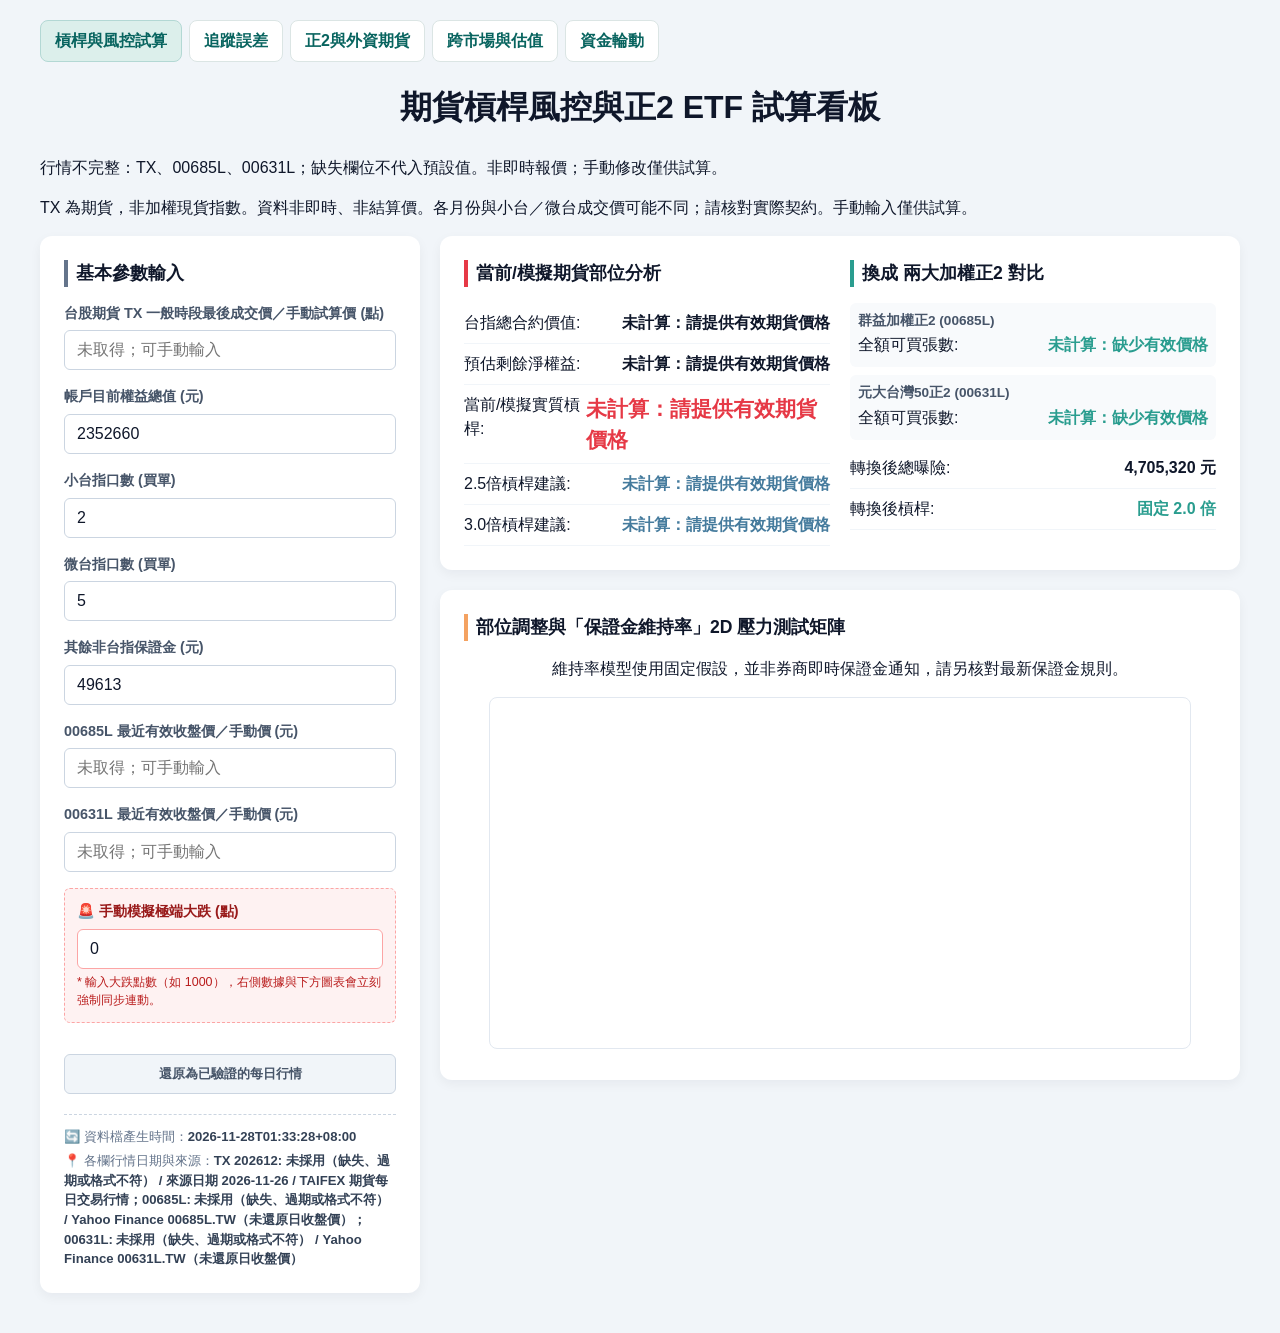
<file: index.html>
<!DOCTYPE html>
<html lang="zh-TW">
<head>
    <meta charset="UTF-8">
    <meta name="viewport" content="width=device-width, initial-scale=1.0">
    <title>期貨部位曝險與維持率 2D 風險評估畫布</title>
    <link rel="stylesheet" href="style.css">
</head>
<body>

<div class="container">
    <nav class="tool-tabs" aria-label="工具分頁"><a href="./" aria-current="page">槓桿與風控試算</a><a href="tracking/">追蹤誤差</a><a href="positioning/">正2與外資期貨</a><a href="crossmarket/">跨市場與估值</a><a href="rotation/">資金輪動</a></nav>
    <h1>期貨槓桿風控與正2 ETF 試算看板</h1>
    
    <p id="marketStatus" role="status" aria-live="polite">行情尚未載入；此工具不是即時報價。</p>
    <p>TX 為期貨，非加權現貨指數。資料非即時、非結算價。各月份與小台／微台成交價可能不同；請核對實際契約。手動輸入僅供試算。</p>
    <div class="grid-main">
        <div>
            <div class="card">
                <div class="section-title" style="border-left-color: #64748b;">基本參數輸入</div>
                <div class="form-group">
                    <label for="indexPrice">台股期貨 TX 一般時段最後成交價／手動試算價 (點)</label>
                    <input type="number" id="indexPrice" value="" placeholder="未取得；可手動輸入" oninput="calculateAll()">
                </div>
                <div class="form-group">
                    <label for="equity">帳戶目前權益總值 (元)</label>
                    <input type="number" id="equity" value="2352660" oninput="calculateAll()">
                </div>
                <div class="form-group">
                    <label for="miniQty">小台指口數 (買單)</label>
                    <input type="number" id="miniQty" value="2" oninput="calculateAll()">
                </div>
                <div class="form-group">
                    <label for="microQty">微台指口數 (買單)</label>
                    <input type="number" id="microQty" value="5" oninput="calculateAll()">
                </div>
                <div class="form-group">
                    <label for="otherMargin">其餘非台指保證金 (元)</label>
                    <input type="number" id="otherMargin" value="49613" oninput="calculateAll()">
                </div>
                <div class="form-group">
                    <label for="etfPrice">00685L 最近有效收盤價／手動價 (元)</label>
                    <input type="number" id="etfPrice" value="" placeholder="未取得；可手動輸入" step="0.05" oninput="calculateAll()">
                </div>
                <div class="form-group">
                    <label for="etf631LPrice">00631L 最近有效收盤價／手動價 (元)</label>
                    <input type="number" id="etf631LPrice" value="" placeholder="未取得；可手動輸入" step="0.05" oninput="calculateAll()">
                </div>
                
                <div class="form-group" style="background: #fef2f2; padding: 12px; border-radius: 6px; border: 1px dashed #fca5a5; margin-top: 15px;">
                    <label for="simulateDropPoints" style="color: #991b1b; font-weight: 700;">🚨 手動模擬極端大跌 (點)</label>
                    <input type="number" id="simulateDropPoints" value="0" min="0" step="100" style="border-color: #fca5a5;" oninput="calculateAll()">
                    <div style="font-size: 0.78em; color: #b91c1c; margin-top: 4px;">* 輸入大跌點數（如 1000），右側數據與下方圖表會立刻強制同步連動。</div>
                </div>
                
                <button id="btnReset" class="btn-reset" style="margin-top: 15px;">還原為已驗證的每日行情</button>
                
                <div id="update-info-tag" style="margin-top: 20px; padding-top: 12px; border-top: 1px dashed #cbd5e1; font-size: 0.82em; color: #64748b;">
                    <div>🔄 資料檔產生時間：<span id="lblLastUpdated" style="font-weight: 600; color: #334155;">載入中...</span></div>
                    <div style="margin-top: 4px;">📍 各欄行情日期與來源：<span id="lblSource" style="font-weight: 600; color: #334155;">載入中...</span></div>
                </div>
            </div>
        </div>
        
        <div>
            <div class="card">
                <div class="grid-results">
                    <div>
                        <div class="section-title" style="border-left-color: #e63946;">當前/模擬期貨部位分析</div>
                        <div class="result-item"><span>台指總合約價值:</span><span id="totalContractVal" class="result-val">0 元</span></div>
                        <div class="result-item"><span>預估剩餘淨權益:</span><span id="adjEquity" class="result-val">0 元</span></div>
                        <div class="result-item"><span>當前/模擬實質槓桿:</span><span id="currentLeverage" class="result-val highlight-lev">0 倍</span></div>
                        <div class="result-item"><span>2.5倍槓桿建議:</span><span id="rec25" class="result-val" style="color:#457b9d;">-</span></div>
                        <div class="result-item"><span>3.0倍槓桿建議:</span><span id="rec30" class="result-val" style="color:#457b9d;">-</span></div>
                    </div>
                    <div>
                        <div class="section-title" style="border-left-color: #2a9d8f;">換成 兩大加權正2 對比</div>
                        <div style="background: #f8fafc; padding: 8px; border-radius: 6px; margin-bottom: 8px;">
                            <div style="font-size: 0.85em; font-weight: bold; color: #475569;">群益加權正2 (00685L)</div>
                            <div class="result-item" style="border:none; padding: 2px 0;"><span>全額可買張數:</span><span id="etfShares" class="result-val" style="color:#2a9d8f;">0 張</span></div>
                        </div>
                        <div style="background: #f8fafc; padding: 8px; border-radius: 6px; margin-bottom: 8px;">
                            <div style="font-size: 0.85em; font-weight: bold; color: #475569;">元大台灣50正2 (00631L)</div>
                            <div class="result-item" style="border:none; padding: 2px 0;"><span>全額可買張數:</span><span id="etf631LShares" class="result-val" style="color:#2a9d8f;">0 張</span></div>
                        </div>
                        <div class="result-item"><span>轉換後總曝險:</span><span id="etfExposure" class="result-val">0 元</span></div>
                        <div class="result-item"><span>轉換後槓桿:</span><span class="result-val" style="color: #2a9d8f;">固定 2.0 倍</span></div>
                    </div>
                </div>
            </div>

            <div class="card">
                <div class="section-title" style="border-left-color: #f4a261;">部位調整與「保證金維持率」2D 壓力測試矩陣</div>
                <div class="canvas-container">
                    <p>維持率模型使用固定假設，並非券商即時保證金通知，請另核對最新保證金規則。</p>
                    <canvas id="riskMatrixCanvas" width="700" height="350"></canvas>
                </div>
            </div>
        </div>
    </div>
</div>

<script src="script.js"></script>
</body>
</html>
</file>
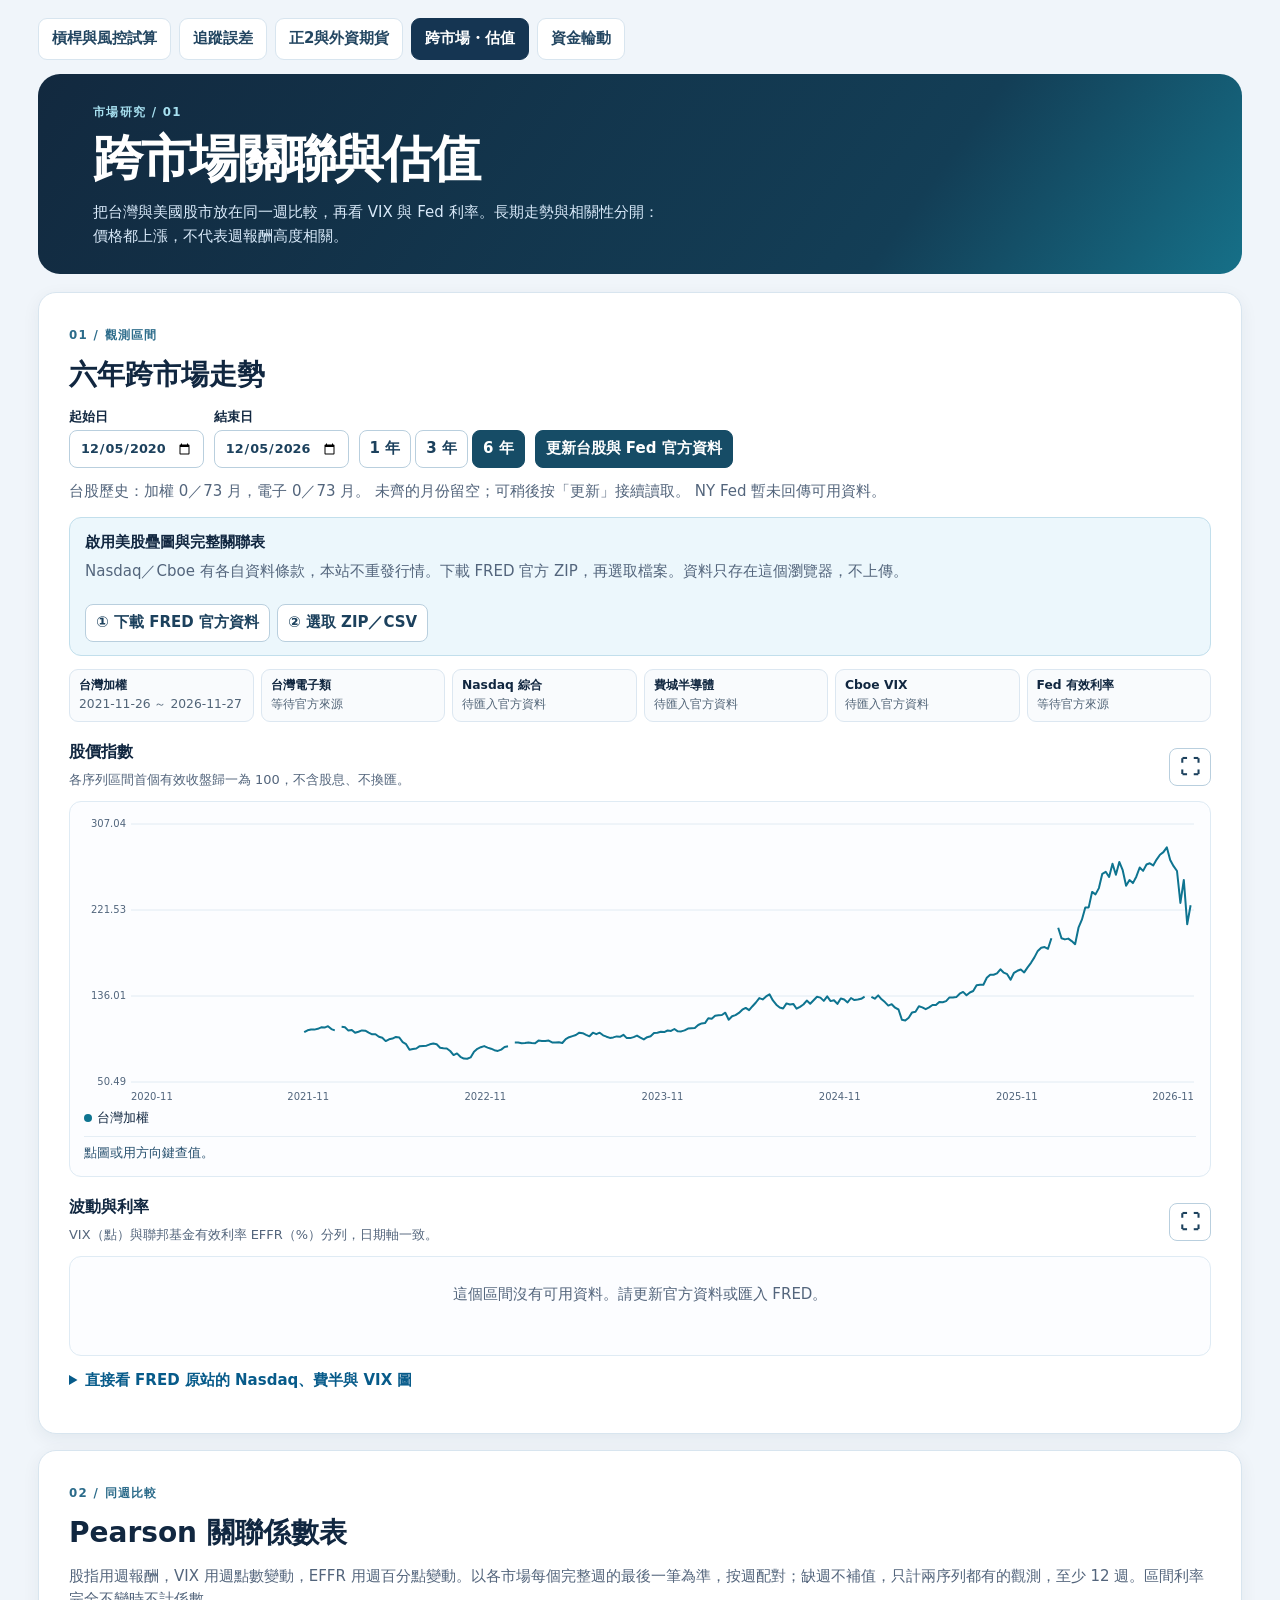
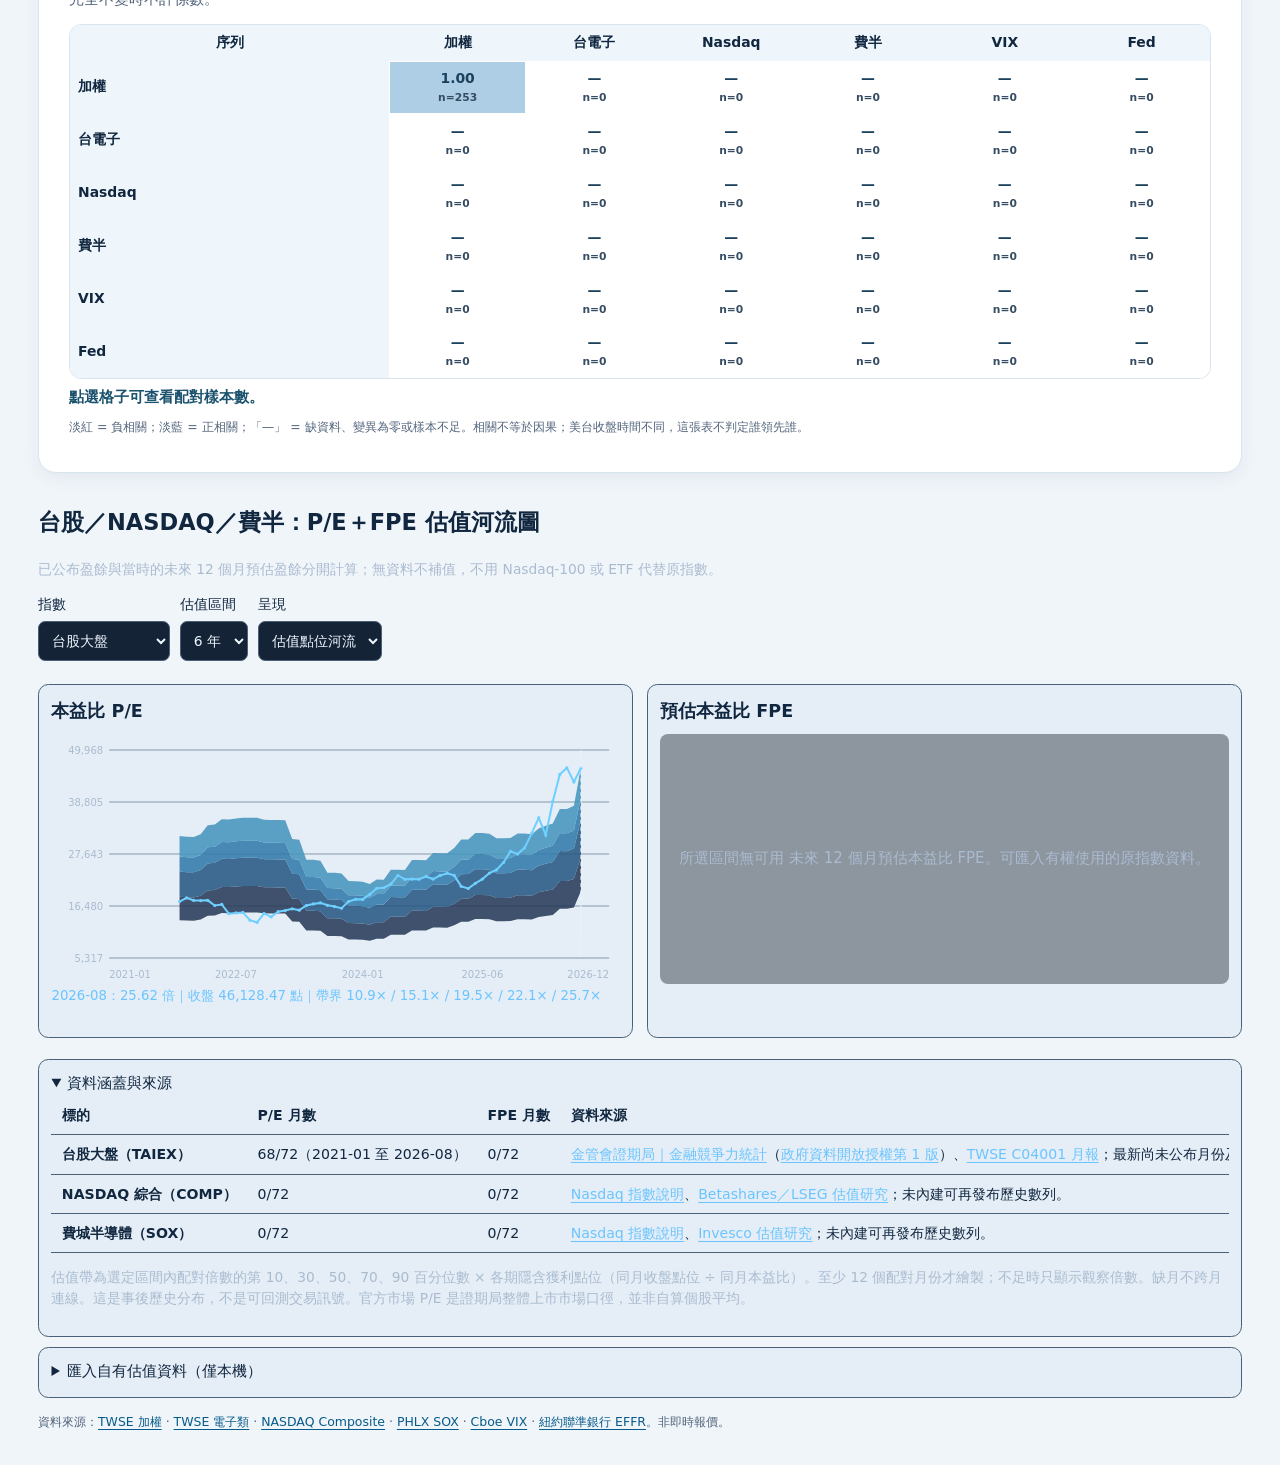
<file: crossmarket/index.html>
<!doctype html><html lang="zh-Hant"><head><meta charset="utf-8"><meta name="viewport" content="width=device-width,initial-scale=1"><title>跨市場關聯與估值｜台股分析</title><link rel="stylesheet" href="./market.css"><link rel="stylesheet" href="./valuation.css"><script src="./market.mjs" type="module"></script><script src="./valuation.js" defer></script></head><body>
<main class="cm-shell">
<nav class="tool-tabs" aria-label="工具分頁"><a href="../">槓桿與風控試算</a><a href="../tracking/">追蹤誤差</a><a href="../positioning/">正2與外資期貨</a><a aria-current="page" href="./">跨市場・估值</a><a href="../rotation/">資金輪動</a></nav>
<header class="cm-hero"><span class="cm-kicker">市場研究 / 01</span><h1>跨市場關聯與估值</h1><p>把台灣與美國股市放在同一週比較，再看 VIX 與 Fed 利率。長期走勢與相關性分開：價格都上漲，不代表週報酬高度相關。</p></header>
<section class="cm-panel" aria-labelledby="cm-title">
<span class="cm-kicker">01 / 觀測區間</span><h2 id="cm-title">六年跨市場走勢</h2>
<div class="cm-controls"><label>起始日<input id="cm-start" type="date"></label><label>結束日<input id="cm-end" type="date"></label><div class="cm-ranges"><button data-years="1">1 年</button><button data-years="3">3 年</button><button data-years="6" aria-pressed="true">6 年</button></div><button type="button" id="cm-refresh" class="cm-primary">更新台股與 Fed 官方資料</button></div>
<p id="cm-data-status" role="status" aria-live="polite">準備載入官方資料…</p>
<div class="cm-upload"><div><strong>啟用美股疊圖與完整關聯表</strong><p>Nasdaq／Cboe 有各自資料條款，本站不重發行情。下載 FRED 官方 ZIP，再選取檔案。資料只存在這個瀏覽器，不上傳。</p></div><div class="cm-upload-actions"><a id="cm-fred-download" href="https://fred.stlouisfed.org/graph/fredgraph.csv?id=NASDAQCOM,NASDAQSOX,VIXCLS">① 下載 FRED 官方資料</a><label class="cm-file">② 選取 ZIP／CSV<input id="cm-import" type="file" accept=".csv,.zip,text/csv,application/zip" multiple></label><button type="button" id="cm-forget" hidden>清除匯入資料</button></div></div>
<p id="cm-import-status" aria-live="polite"></p>
<div id="cm-coverage" class="cm-coverage" aria-label="各資料更新狀態"></div>
<div class="cm-sectionhead"><div><h3>股價指數</h3><p>各序列區間首個有效收盤歸一為 100，不含股息、不換匯。</p></div><button type="button" class="cm-zoom" data-expand="cm-indices" aria-label="放大股價指數圖">⛶</button></div>
<div id="cm-indices" class="cm-plot" aria-label="股價指數走勢"></div>
<div class="cm-sectionhead"><div><h3>波動與利率</h3><p>VIX（點）與聯邦基金有效利率 EFFR（%）分列，日期軸一致。</p></div><button type="button" class="cm-zoom" data-expand="cm-macro" aria-label="放大波動與利率圖">⛶</button></div>
<div id="cm-macro" class="cm-plot" aria-label="波動與利率走勢"></div>
<details id="cm-official" class="cm-official"><summary>直接看 FRED 原站的 Nasdaq、費半與 VIX 圖</summary><p>由 FRED 直接提供，和上方區間控件分開。</p><div id="cm-official-plots"></div></details>
</section>
<section class="cm-panel" aria-labelledby="cm-corr-title">
<span class="cm-kicker">02 / 同週比較</span><h2 id="cm-corr-title">Pearson 關聯係數表</h2>
<p>股指用週報酬，VIX 用週點數變動，EFFR 用週百分點變動。以各市場每個完整週的最後一筆為準，按週配對；缺週不補值，只計兩序列都有的觀測，至少 12 週。區間利率完全不變時不計係數。</p>
<div class="cm-corr-scroll" tabindex="0" aria-label="可左右捲動的相關係數表"><table id="cm-correlation"></table></div><p id="cm-corr-detail" aria-live="polite">點選格子可查看配對樣本數。</p>
<p class="cm-note">淡紅 = 負相關；淡藍 = 正相關；「—」 = 缺資料、變異為零或樣本不足。相關不等於因果；美台收盤時間不同，這張表不判定誰領先誰。</p>
</section>
<section id="valuation" aria-label="估值河流圖"></section>
<footer class="cm-foot">資料來源：<a href="https://www.twse.com.tw/zh/indices/taiex/mi-5min-hist.html">TWSE 加權</a> · <a href="https://www.twse.com.tw/zh/indices/taiex/eftri-hist.html">TWSE 電子類</a> · <a href="https://fred.stlouisfed.org/series/NASDAQCOM">NASDAQ Composite</a> · <a href="https://fred.stlouisfed.org/series/NASDAQSOX">PHLX SOX</a> · <a href="https://fred.stlouisfed.org/series/VIXCLS">Cboe VIX</a> · <a href="https://www.newyorkfed.org/markets/reference-rates/effr">紐約聯準銀行 EFFR</a>。非即時報價。</footer>
</main></body></html>
</file>
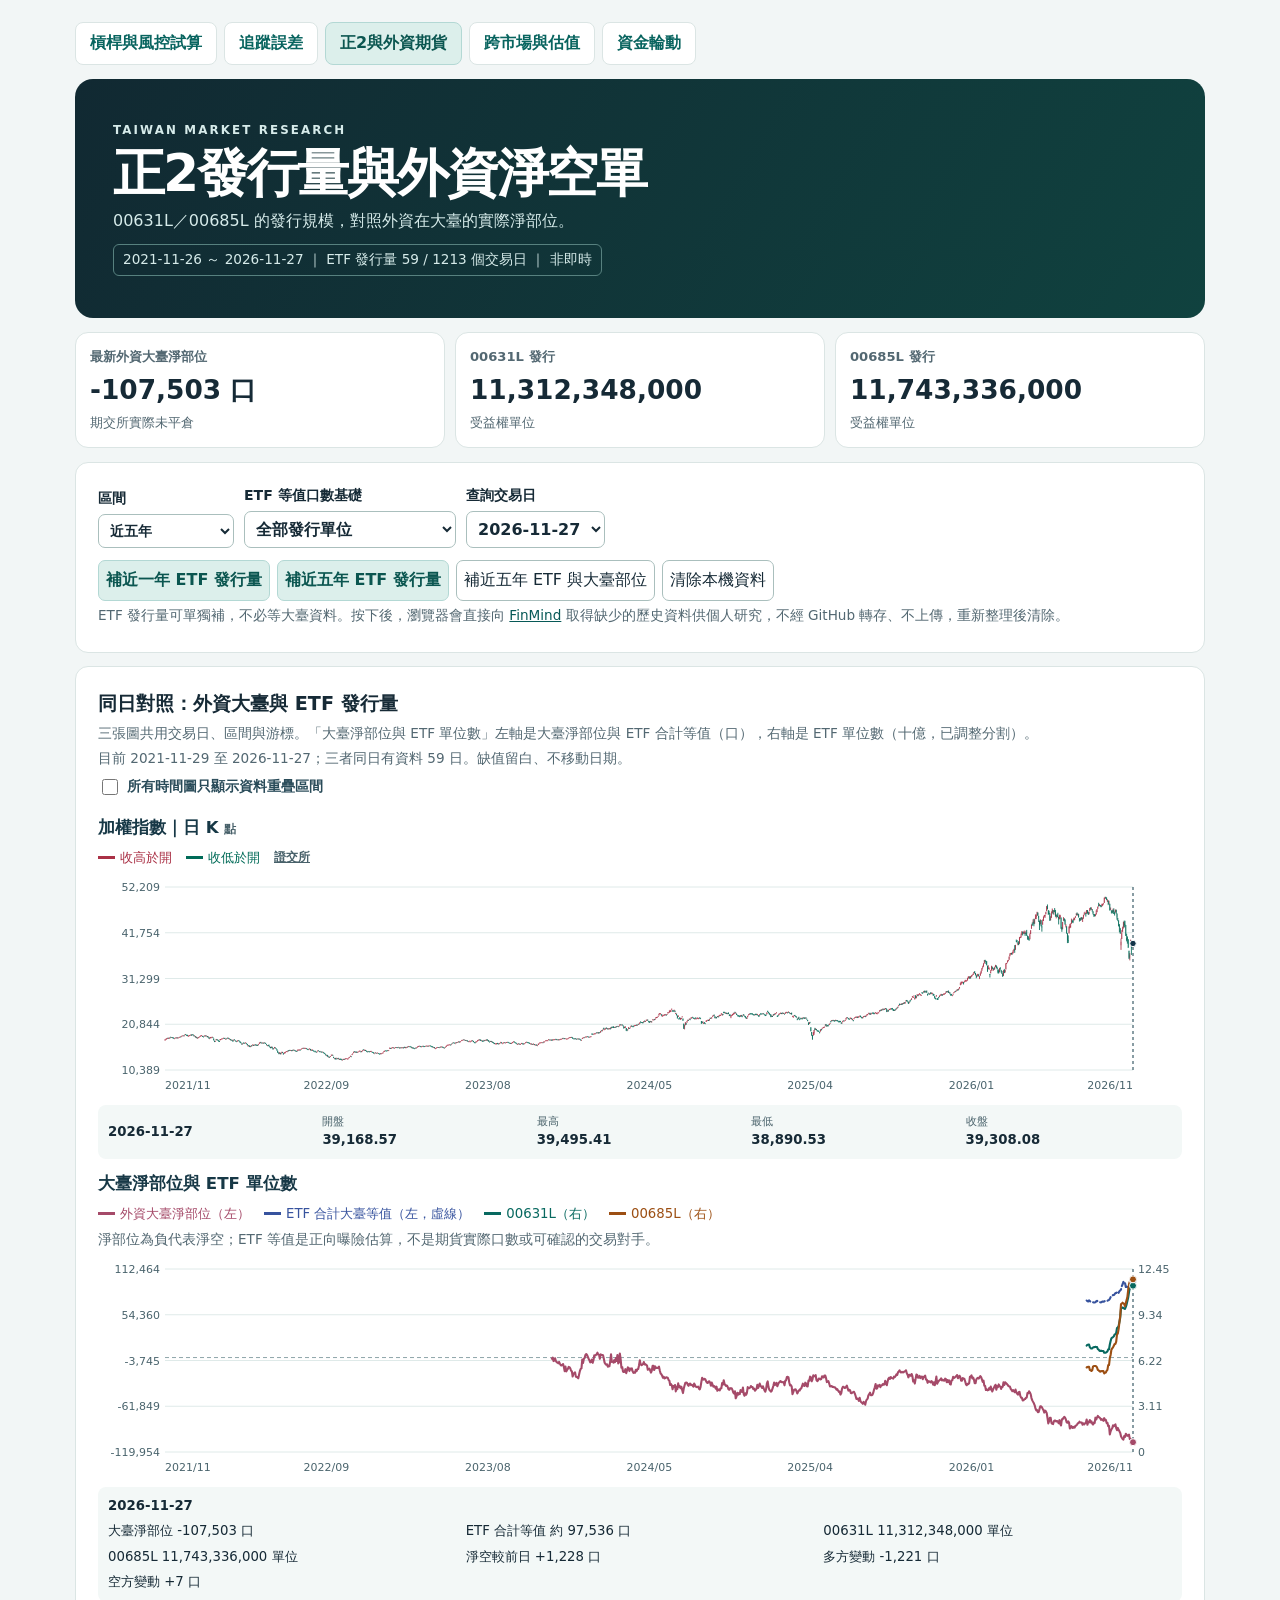
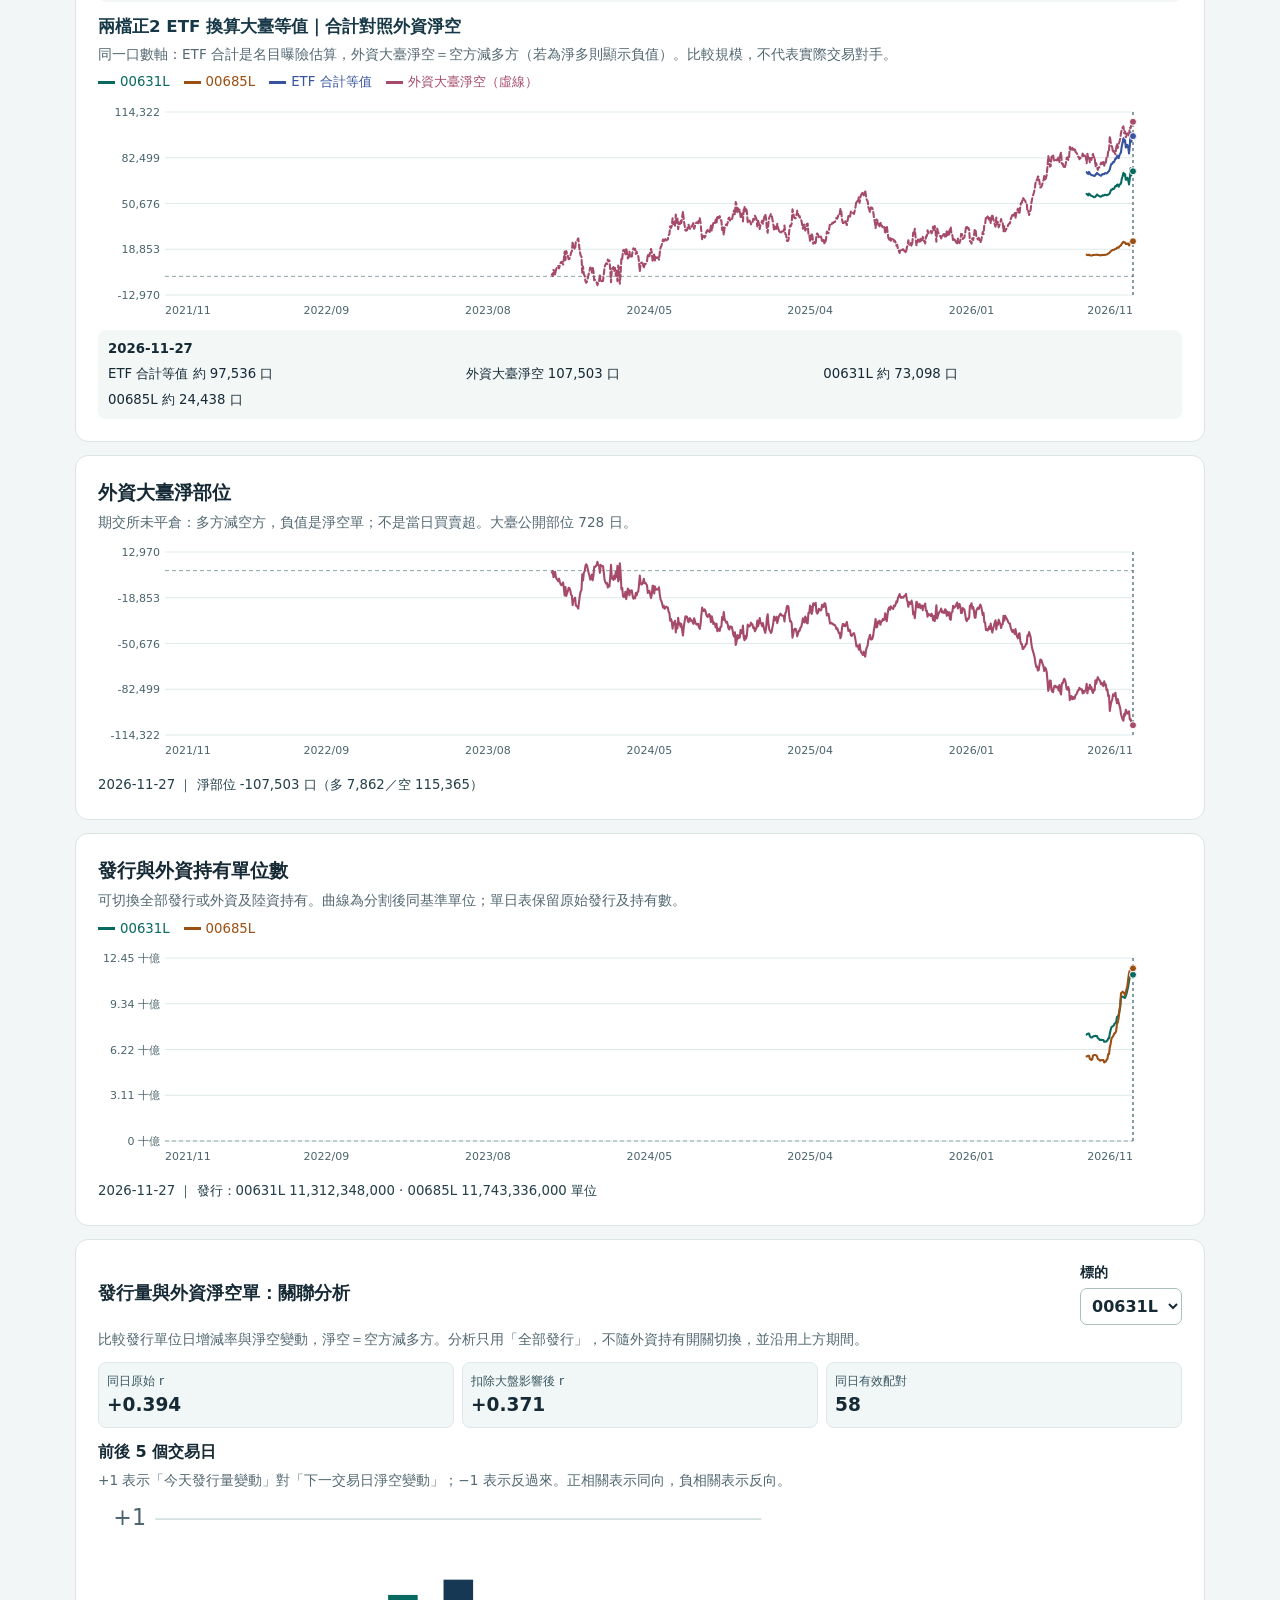
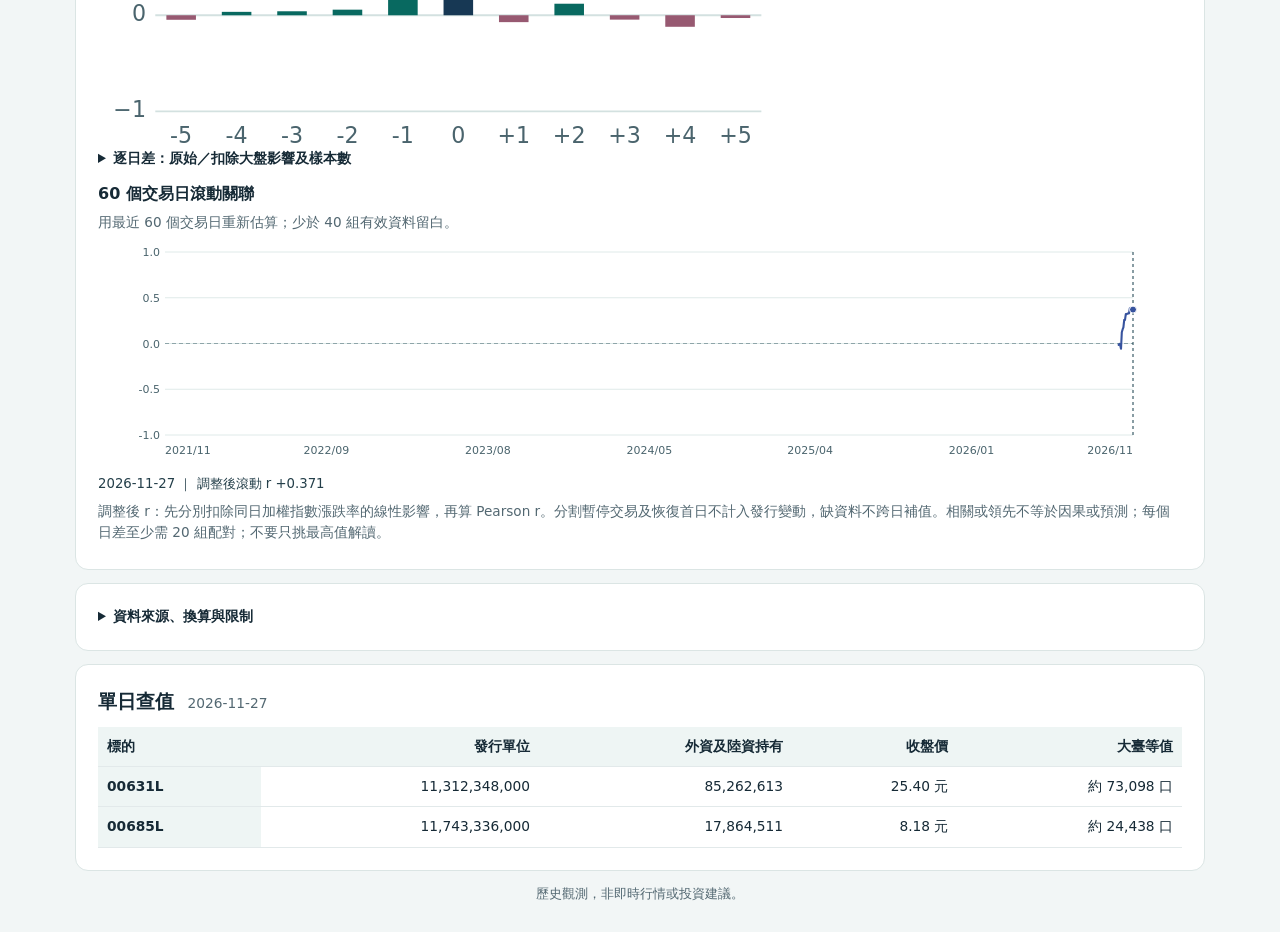
<file: positioning/index.html>
<!doctype html>
<html lang="zh-Hant-TW">
<head>
<meta charset="utf-8"><meta name="viewport" content="width=device-width,initial-scale=1">
<meta http-equiv="Content-Security-Policy" content="default-src 'self'; script-src 'self'; style-src 'self'; connect-src 'self' https://raw.githubusercontent.com/pc007ya/TAIEX-LeverageX2/main/positioning/observations.csv https://api.finmindtrade.com/api/v4/data; object-src 'none'; base-uri 'none'; form-action 'none'">
<title>正2與外資期貨｜台股槓桿工具</title>
<link rel="stylesheet" href="../tracking/tracker.css?v=linked-day-1"><link rel="stylesheet" href="positioning.css?v=issue-window-2">
<script type="module" src="positioning.mjs?v=issue-window-2"></script>
</head>
<body><main>
<nav class="tool-tabs" aria-label="工具分頁"><a href="../">槓桿與風控試算</a><a href="../tracking/">追蹤誤差</a><a href="./" aria-current="page">正2與外資期貨</a><a href="../crossmarket/">跨市場與估值</a><a href="../rotation/">資金輪動</a></nav>
<header><p class="eyebrow">TAIWAN MARKET RESEARCH</p><h1>正2發行量與外資淨空單</h1>
<p>00631L／00685L 的發行規模，對照外資在大臺的實際淨部位。</p>
<p id="coverage" role="status" class="date-badge">載入證交所與期交所資料…</p>
</header>
<section class="kpis positions-kpis" id="summary" aria-label="最新觀測"></section>
<section class="panel controls" aria-label="圖表控制">
<div class="selects">
<label>區間 <select id="range"><option value="20">近 20 個交易日</option><option value="60">近 60 個交易日</option><option value="year">近一年</option><option value="five" selected>近五年</option><option value="all">全部已驗證資料</option></select></label>
<label>ETF 等值口數基礎 <select id="basis"><option value="issued">全部發行單位</option><option value="foreign">只算外資及陸資持有單位</option></select></label>
<label>查詢交易日 <select id="lookup"></select></label>
</div><div class="research-actions"><button type="button" id="issue-year">補近一年 ETF 發行量</button><button type="button" id="issue-five">補近五年 ETF 發行量</button><button type="button" id="load-five">補近五年 ETF 與大臺部位</button><button type="button" id="discard-five" hidden>清除本機資料</button></div>
<p class="subtle">ETF 發行量可單獨補，不必等大臺資料。按下後，瀏覽器會直接向 <a href="https://finmind.github.io/Disclaimer/">FinMind</a> 取得缺少的歷史資料供個人研究，不經 GitHub 轉存、不上傳，重新整理後清除。</p>
<p id="research-status" role="status" class="subtle"></p></section>
<section class="panel" aria-labelledby="compare-title"><h2 id="compare-title">同日對照：外資大臺與 <span id="compare-mode">ETF 發行量</span></h2>
<p class="subtle">三張圖共用交易日、區間與游標。「大臺淨部位與 ETF 單位數」左軸是大臺淨部位與 ETF 合計等值（口），右軸是 ETF 單位數（十億，已調整分割）。</p>
<p id="common-status" class="subtle"></p>
<label class="common-toggle"><input type="checkbox" id="common-only">所有時間圖只顯示資料重疊區間</label>
<h3 class="candle-heading">加權指數｜日 K <span>點</span></h3>
<div class="legend candle-legend"><span class="candle-up">收高於開</span><span class="candle-down">收低於開</span><a href="https://www.twse.com.tw/zh/indices/taiex/mi-5min-hist.html">證交所</a></div>
<div id="index-candles"></div>
<div id="index-readout" class="candle-readout" aria-label="同一交易日的加權指數開高低收"></div>
<h3 class="candle-heading">大臺淨部位與 ETF 單位數</h3>
<div class="legend"><span class="ktx">外資大臺淨部位（左）</span><span class="ktotal">ETF 合計大臺等值（左，虛線）</span><span class="k631">00631L（右）</span><span class="k685">00685L（右）</span></div>
<p class="subtle">淨部位為負代表淨空；ETF 等值是正向曝險估算，不是期貨實際口數或可確認的交易對手。</p><div id="comparison"></div>
<div id="comparison-readout" class="compare-inspector" aria-label="同一交易日的淨部位與 ETF 單位數"></div>
<h3 id="exposure-title" class="candle-heading">兩檔正2 ETF 換算大臺等值｜合計對照外資淨空</h3>
<p class="subtle">同一口數軸：ETF 合計是名目曝險估算，外資大臺淨空＝空方減多方（若為淨多則顯示負值）。比較規模，不代表實際交易對手。</p>
<div class="legend"><span class="k631">00631L</span><span class="k685">00685L</span><span class="ktotal">ETF 合計等值</span><span class="ktx kshort">外資大臺淨空（虛線）</span></div>
<div id="exposure" aria-labelledby="exposure-title"></div>
<div class="compare-inspector" id="etf-readout" aria-label="同一交易日的 ETF 等值與外資大臺淨空"></div>
</section>
<section class="panel"><h2>外資大臺淨部位</h2><p class="subtle">期交所未平倉：多方減空方，負值是淨空單；不是當日買賣超。<span id="public-coverage"></span></p><div id="tx"></div><p class="position-readout" id="tx-readout"></p></section>

<section class="panel"><h2>發行與外資持有單位數</h2><p class="subtle">可切換全部發行或外資及陸資持有。曲線為分割後同基準單位；單日表保留原始發行及持有數。</p><div class="legend"><span class="k631">00631L</span><span class="k685">00685L</span></div><div id="units"></div><p class="position-readout" id="units-readout"></p></section>
<section class="panel" aria-labelledby="relationship-title">
<div class="chart-heading"><h2 id="relationship-title">發行量與外資淨空單：關聯分析</h2><label>標的 <select id="rel-fund"><option value="631">00631L</option><option value="685">00685L</option></select></label></div>
<p class="subtle">比較發行單位日增減率與淨空變動，淨空＝空方減多方。分析只用「全部發行」，不隨外資持有開關切換，並沿用上方期間。</p>
<div id="rel-stats" class="rel-stats"></div>
<h3>前後 5 個交易日</h3>
<p class="subtle">+1 表示「今天發行量變動」對「下一交易日淨空變動」；−1 表示反過來。正相關表示同向，負相關表示反向。</p>
<div id="rel-lags"></div>
<details><summary>逐日差：原始／扣除大盤影響及樣本數</summary><div class="table-wrap" tabindex="0" role="region" aria-label="相關係數和樣本數"><table><thead><tr><th>日差</th><th>原始 r</th><th>調整後 r</th><th>有效配對</th></tr></thead><tbody id="rel-table"></tbody></table></div></details>
<h3>60 個交易日滾動關聯</h3>
<p class="subtle">用最近 60 個交易日重新估算；少於 40 組有效資料留白。</p>
<div id="rel-trend"></div><p class="position-readout" id="rel-readout"></p>
<p class="subtle">調整後 r：先分別扣除同日加權指數漲跌率的線性影響，再算 Pearson r。分割暫停交易及恢復首日不計入發行變動，缺資料不跨日補值。相關或領先不等於因果或預測；每個日差至少需 20 組配對；不要只挑最高值解讀。</p></section>
<details class="panel"><summary>資料來源、換算與限制</summary>
<p>外資淨部位＝<a href="https://www.taifex.com.tw/cht/3/futContractsDate">期交所三大法人</a>的臺股期貨未平倉多方 − 空方，合計各到期月；不含小臺、微臺或選擇權。</p>
<p>大臺等值＝所選單位數 × ETF 當日收盤價 × 2 ÷（加權指數當日收盤點數 × 200 元）。以現貨指數當換算基準，非期貨實際成交或結算價；採 ETF 市價而非淨值，會受折溢價影響。00631L 跟蹤臺灣 50 的單日槓桿表現，換算成大臺只用來比較規模，不是精準避險比率。</p>
<p><a href="https://www.twse.com.tw/zh/trading/foreign/mi-qfiis.html">證交所外資及陸資持股統計</a>提供發行股數欄（ETF 為受益權單位）與外陸資持有單位；不把成交量當發行量。<a href="https://www.twse.com.tw/zh/trading/historical/mi-index.html">證交所收盤行情</a>提供收盤價和指數；<a href="https://www.taifex.com.tw/cht/2/tX">大臺契約乘數</a>為每點 200 元。只合併同日資料，缺值不推填。發行曲線／關聯分析以分割後基準比較（00631L 22 倍、00685L 24 倍）；大臺等值使用各日期的原始單位數與原始收盤價，分割停牌日或無收盤價留白。</p>
<p>圖表只能用來比較規模與方向，不能判斷是哪家外資持有 ETF、是否或如何用期貨避險，或把 ETF 等值直接從外資淨空單扣掉。</p>
<p><strong>怎麼分辨偏空或避險？</strong> 先看空方和多方未平倉各自怎麼變：淨空增加可能是空單增加，也可能只是多單減得更多。再對照外資現貨買賣超、其他期貨及結算換月；現貨買超搭配期貨加空與避險相符，現貨賣超搭配期貨加空較像整體降低曝險，但公開加總不能識別是否同一批機構，也不能確認動機。</p>
<p id="tx-coverage"></p><p>較早的大臺日資料不在<a href="https://www.taifex.com.tw/cht/3/futContractsDateView">期交所免費三年下載範圍</a>；公開圖上未取得可重發授權的日期留白。兩檔發行量的五年歷史同樣僅在你載入個人研究資料後顯示。期交所的公開部分來自<a href="https://data.gov.tw/dataset/11596">三大法人開放資料</a>，較早資料若載入則以 FinMind 彙整補足。</p>
<a href="observations.csv" download>下載公開觀測快照 CSV</a>
<p class="subtle">如持有可自行使用的歷史大臺資料，可在本頁補入缺漏的交易日。可選用你有權使用的 CSV（date,long,short）或 FinMind TX 原始 JSON。網站不替你抓取或轉發第三方檔案、不覆蓋公開官方數字；資料不上傳，重新整理後清除。</p>
<label>匯入本機大臺未平倉資料<input type="file" id="tx-import" accept=".csv,.json,text/csv,application/json"></label><button type="button" id="tx-reset" hidden>清除本機匯入</button><p id="tx-import-status" role="status"></p></details>
<section class="panel"><h2>單日查值 <span id="day"></span></h2><p class="subtle mobile-table-tip">左右滑動查看全部欄位。</p><div class="table-wrap" tabindex="0" role="region" aria-label="單日發行量及換算">
<table><thead><tr><th scope="col">標的</th><th scope="col">發行單位</th><th scope="col">外資及陸資持有</th><th scope="col">收盤價</th><th scope="col">大臺等值</th></tr></thead><tbody id="daily"></tbody></table></div></section>
<footer>歷史觀測，非即時行情或投資建議。</footer>
</main></body></html>
</file>
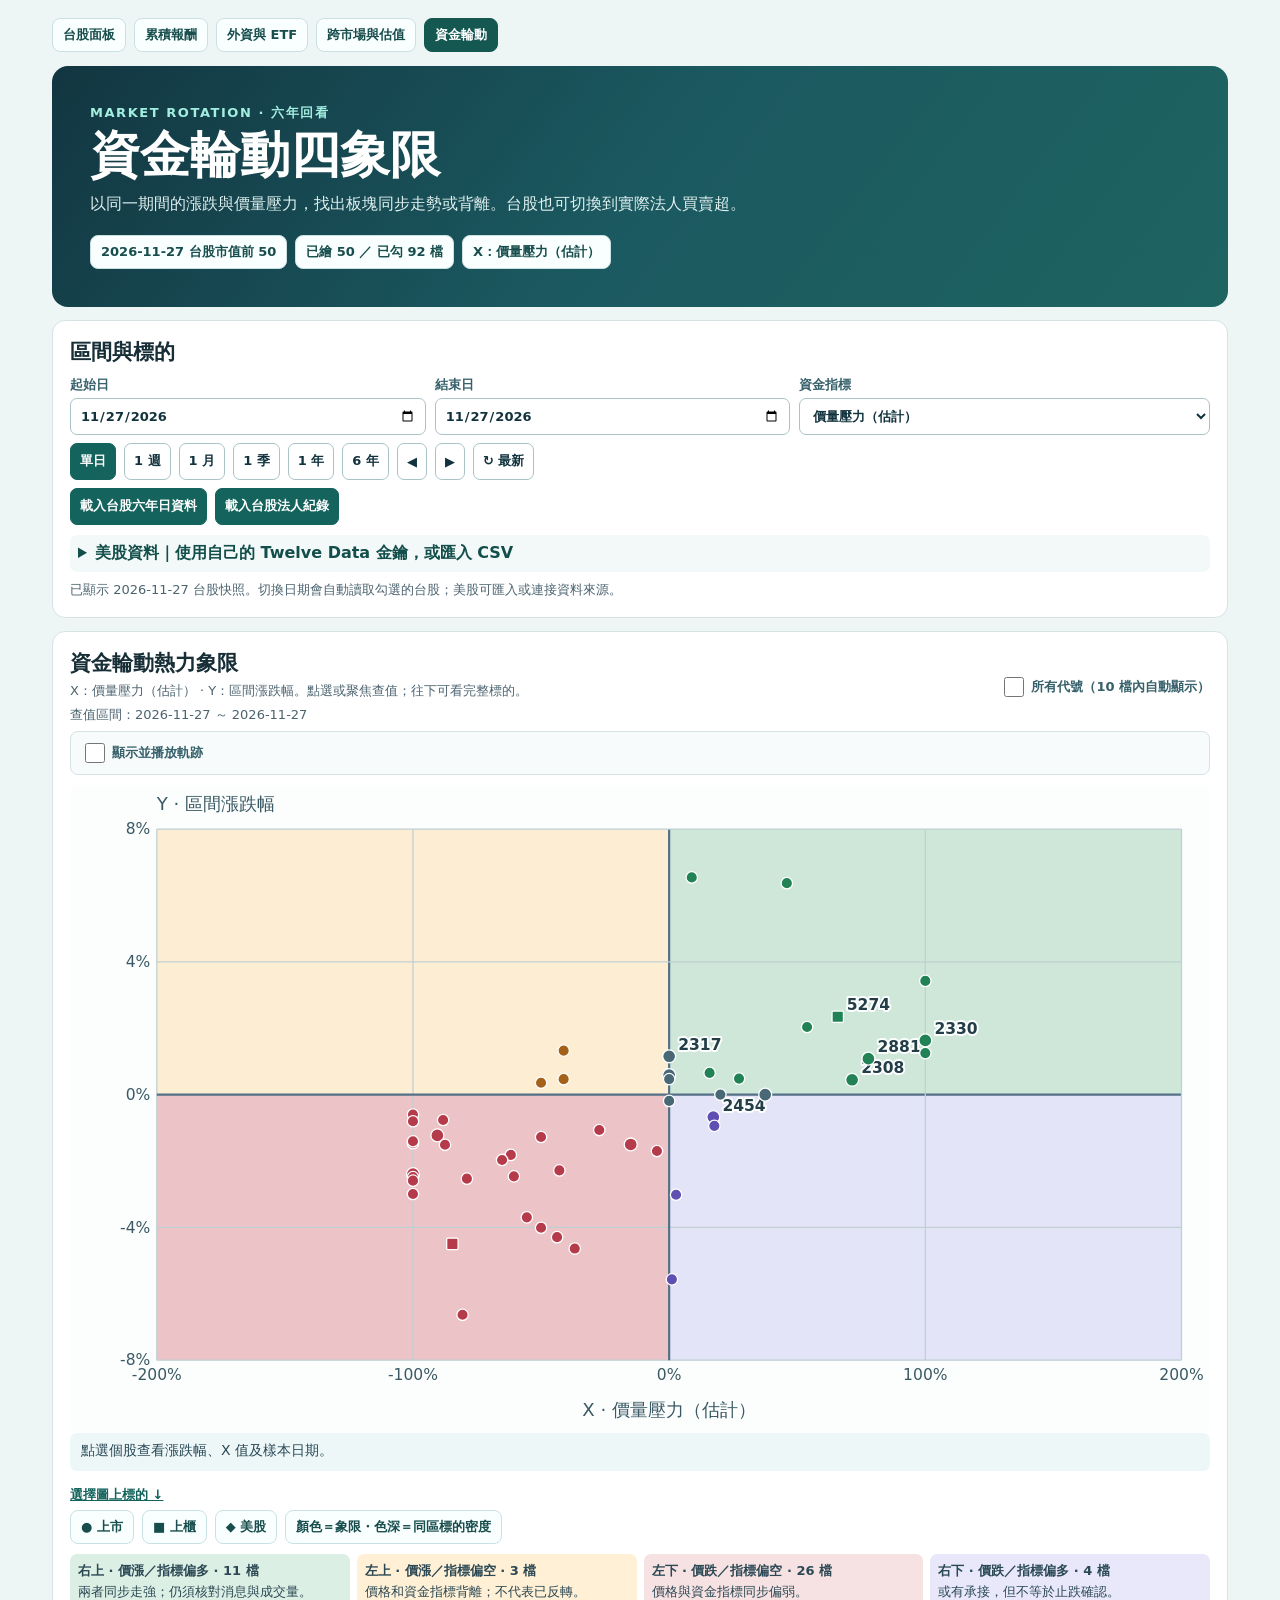
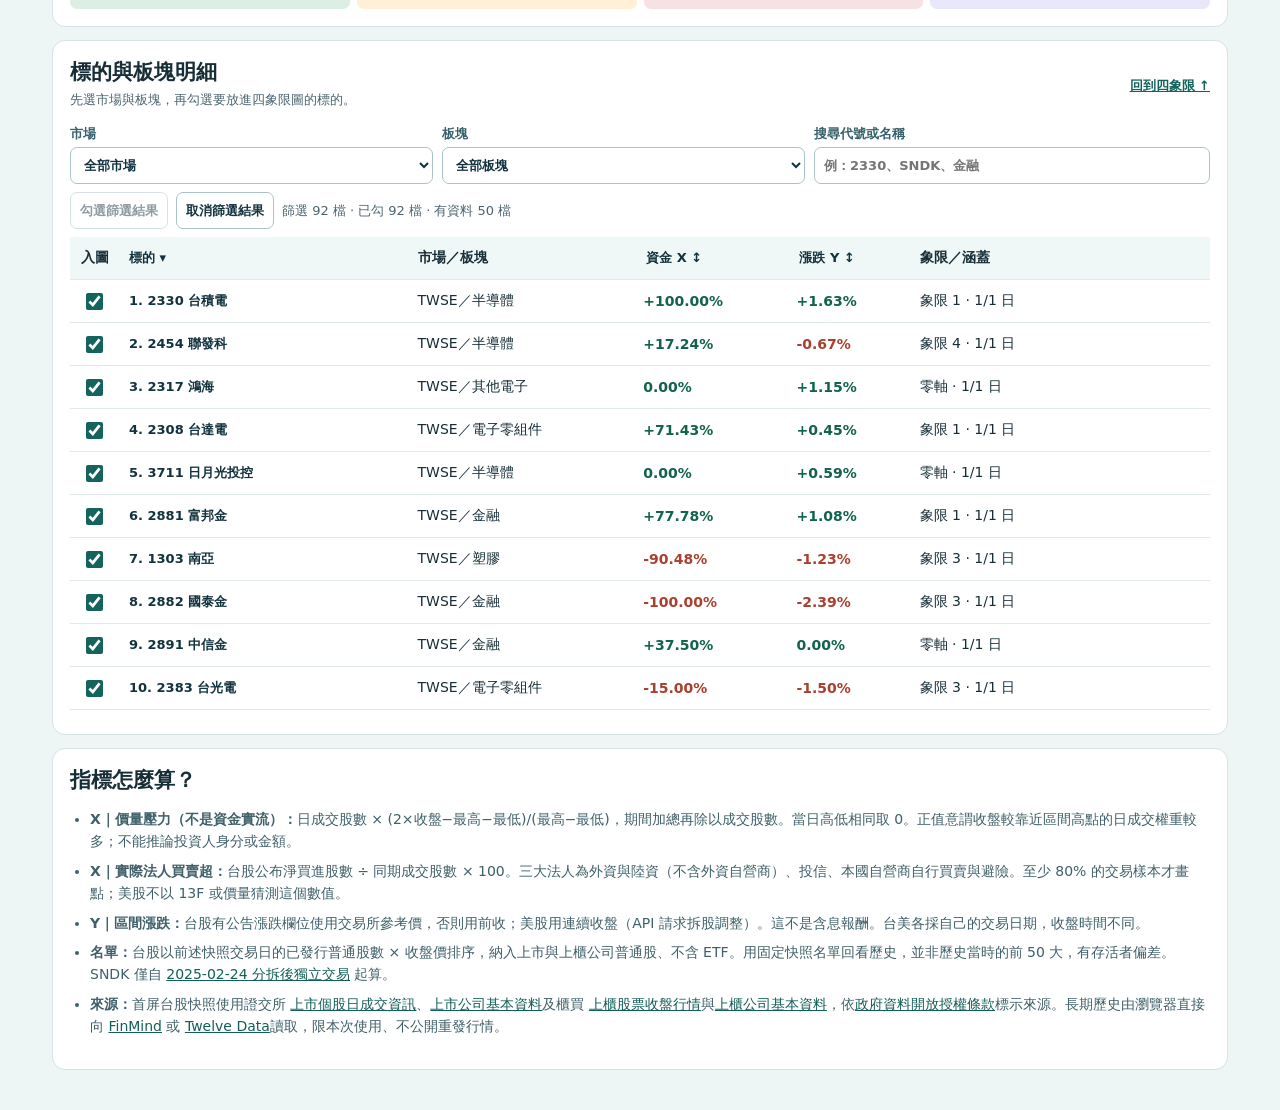
<file: rotation/index.html>
<!doctype html><html lang="zh-Hant"><head><meta charset="utf-8"><meta name="viewport" content="width=device-width,initial-scale=1"><title>資金輪動四象限｜台美股</title><link rel="stylesheet" href="./rotation.css?v=smooth-5"><script type="module" src="./rotation.mjs?v=labels-7"></script></head><body>
<main>
<nav aria-label="其他分析工具"><a href="../">台股面板</a><a href="../tracking/">累積報酬</a><a href="../positioning/">外資與 ETF</a><a href="../crossmarket/">跨市場與估值</a><a aria-current="page" href="./">資金輪動</a></nav>
<header><div class="eyebrow">MARKET ROTATION · 六年回看</div><h1>資金輪動四象限</h1><p>以同一期間的漲跌與價量壓力，找出板塊同步走勢或背離。台股也可切換到實際法人買賣超。</p><div class="chips"><span id="rankdate">載入排名…</span><span id="shown">等待資料</span><span id="axisname">X：價量壓力</span></div></header>
<section class="card" aria-label="選擇回看區間與標的"><h2>區間與標的</h2>
<div class="controls"><label>起始日<input id="from" type="date"></label><label>結束日<input id="to" type="date"></label><label>資金指標<select id="mode"><option value="proxy">價量壓力（估計）</option><option value="institutions">台股三大法人實際買賣超</option><option value="foreign">台股外資實際買賣超</option></select></label></div>
<div class="bar" aria-label="區間快捷鍵"><button data-days="1">單日</button><button data-days="7">1 週</button><button data-days="30">1 月</button><button data-days="91">1 季</button><button data-days="365">1 年</button><button data-days="six">6 年</button><button id="earlier" aria-label="區間往前">◀</button><button id="later" aria-label="區間往後">▶</button><button id="last">↻ 最新</button></div>
<div class="bar"><button class="primary" id="twload">載入台股六年日資料</button><button class="primary" id="netload">載入台股法人紀錄</button><button id="cancel" hidden>停止載入</button></div>
<details id="uspanel"><summary>美股資料｜使用自己的 Twelve Data 金鑰，或匯入 CSV</summary>
<div class="controls"><label>Twelve Data API 金鑰<input id="tdkey" type="password" placeholder="不儲存，只傳至 Twelve Data" autocomplete="off" spellcheck="false"></label><label>載入範圍<select id="usscope"><option value="all">所有美股（分批）</option><option value="focus">七巨頭＋MU／SNDK／AMAT／ASML</option><option value="filtered">目前勾選的美股</option></select></label><button id="usload" class="primary">讀取美股六年日資料</button><label>或匯入可使用的日行情 CSV<input type="file" accept=".csv,text/csv" id="csv"></label></div>
<p>CSV 欄位：<code>symbol,date,close,high,low,volume</code>（YYYY-MM-DD；可選 <code>change</code> 台股日漲跌）。勿使用千分位；股價、高低和成交量須來自一致口徑。檔案僅在本頁處理，不會上傳。</p></details>
<p id="status" role="status" aria-live="polite">正在讀取台股快照…</p></section>
<section class="card" id="quadrant" aria-label="資金輪動熱力象限"><div class="heading"><div><h2>資金輪動熱力象限</h2><p id="chart-sub">點選、觸碰或鍵盤聚焦個股查值。</p><p id="range-caption" role="status"></p></div><label class="check"><input id="alllabels" type="checkbox">所有代號（10 檔內自動顯示）</label></div>
<div class="trajectory"><label class="check"><input id="trail-on" type="checkbox">顯示並播放軌跡</label>
<div id="trail-controls" hidden><div class="trail-bar"><button id="trail-play" type="button">▶ 播放</button><button id="trail-reset" type="button" aria-label="回到第一天">↺</button><label>速度<select id="trail-speed"><option value="2000">慢</option><option value="1250" selected>正常</option><option value="700">快</option></select></label></div>
<label class="timeline-label">播放日期<input id="trail-time" type="range" min="0" max="0" value="0"></label><div id="trail-date" class="trail-caption" aria-live="off"></div><p class="trail-caption">從上方起始日累計。灰點只表示過渡；日期、查值和象限檔數等下一個觀測值抵達才更新。當天無觀測（例如美股休市）不補點、不連線。</p></div></div>
<div id="chartwrap"><svg id="chart" viewBox="0 0 880 500" role="group" aria-label="四象限圖"></svg></div>
<p id="chart-empty" hidden></p><button type="button" id="retry-range" hidden>重試目前台股區間</button><div id="readout" aria-live="polite">點選個股查看漲跌幅、X 值及樣本日期。</div>
<a class="back-chart" href="#symbols">選擇圖上標的 ↓</a><div id="legend" class="chips"></div><div id="quad" class="quad"></div></section>
<section class="card" id="symbols" aria-label="標的與板塊明細"><div class="heading"><div><h2>標的與板塊明細</h2><p id="table-sub">先選市場與板塊，再勾選要放進四象限圖的標的。</p></div><a class="back-chart" href="#quadrant">回到四象限 ↑</a></div>
<div class="controls symbol-controls"><label>市場<select id="market"><option value="ALL">全部市場</option><option value="TW">台股</option><option value="US">美股</option></select></label><label>板塊<select id="sector"><option value="ALL">全部板塊</option></select></label><label>搜尋代號或名稱<input id="search" type="search" placeholder="例：2330、SNDK、金融"></label></div>
<div class="bar symbol-actions"><button type="button" id="select-visible">勾選篩選結果</button><button type="button" id="clear-visible">取消篩選結果</button><span id="selection-count" aria-live="polite"></span></div>
<div class="overflow" tabindex="0" aria-label="標的明細表，可水平捲動"><table><thead><tr><th scope="col" class="plot-check-head">入圖</th><th><button data-sort="rank">標的 ▾</button></th><th>市場／板塊</th><th><button data-sort="x">資金 X ↕</button></th><th><button data-sort="y">漲跌 Y ↕</button></th><th>象限／涵蓋</th></tr></thead><tbody id="body"></tbody></table></div></section>
<section class="card"><h2>指標怎麼算？</h2>
<ul class="method">
<li><strong>X｜價量壓力（不是資金實流）：</strong>日成交股數 × (2×收盤−最高−最低)/(最高−最低)，期間加總再除以成交股數。當日高低相同取 0。正值意謂收盤較靠近區間高點的日成交權重較多；不能推論投資人身分或金額。</li>
<li><strong>X｜實際法人買賣超：</strong>台股公布淨買進股數 ÷ 同期成交股數 × 100。三大法人為外資與陸資（不含外資自營商）、投信、本國自營商自行買賣與避險。至少 80% 的交易樣本才畫點；美股不以 13F 或價量猜測這個數值。</li>
<li><strong>Y｜區間漲跌：</strong>台股有公告漲跌欄位使用交易所參考價，否則用前收；美股用連續收盤（API 請求拆股調整）。這不是含息報酬。台美各採自己的交易日期，收盤時間不同。</li>
<li><strong>名單：</strong>台股以前述快照交易日的已發行普通股數 × 收盤價排序，納入上市與上櫃公司普通股、不含 ETF。用固定快照名單回看歷史，並非歷史當時的前 50 大，有存活者偏差。SNDK 僅自 <a href="https://investor.sandisk.com/news-releases/news-release-details/sandisk-celebrates-nasdaq-listing-after-completing-separation">2025-02-24 分拆後獨立交易</a> 起算。</li>
<li><strong>來源：</strong>首屏台股快照使用證交所 <a href="https://data.gov.tw/dataset/11549">上市個股日成交資訊</a>、<a href="https://data.gov.tw/dataset/18419">上市公司基本資料</a>及櫃買 <a href="https://data.gov.tw/dataset/11371">上櫃股票收盤行情</a>與<a href="https://www.tpex.org.tw/openapi/">上櫃公司基本資料</a>，依<a href="https://data.gov.tw/license">政府資料開放授權條款</a>標示來源。長期歷史由瀏覽器直接向 <a href="https://finmind.github.io/Disclaimer/">FinMind</a> 或 <a href="https://twelvedata.com/docs">Twelve Data</a>讀取，限本次使用、不公開重發行情。</li>
</ul></section></main></body></html>
</file>
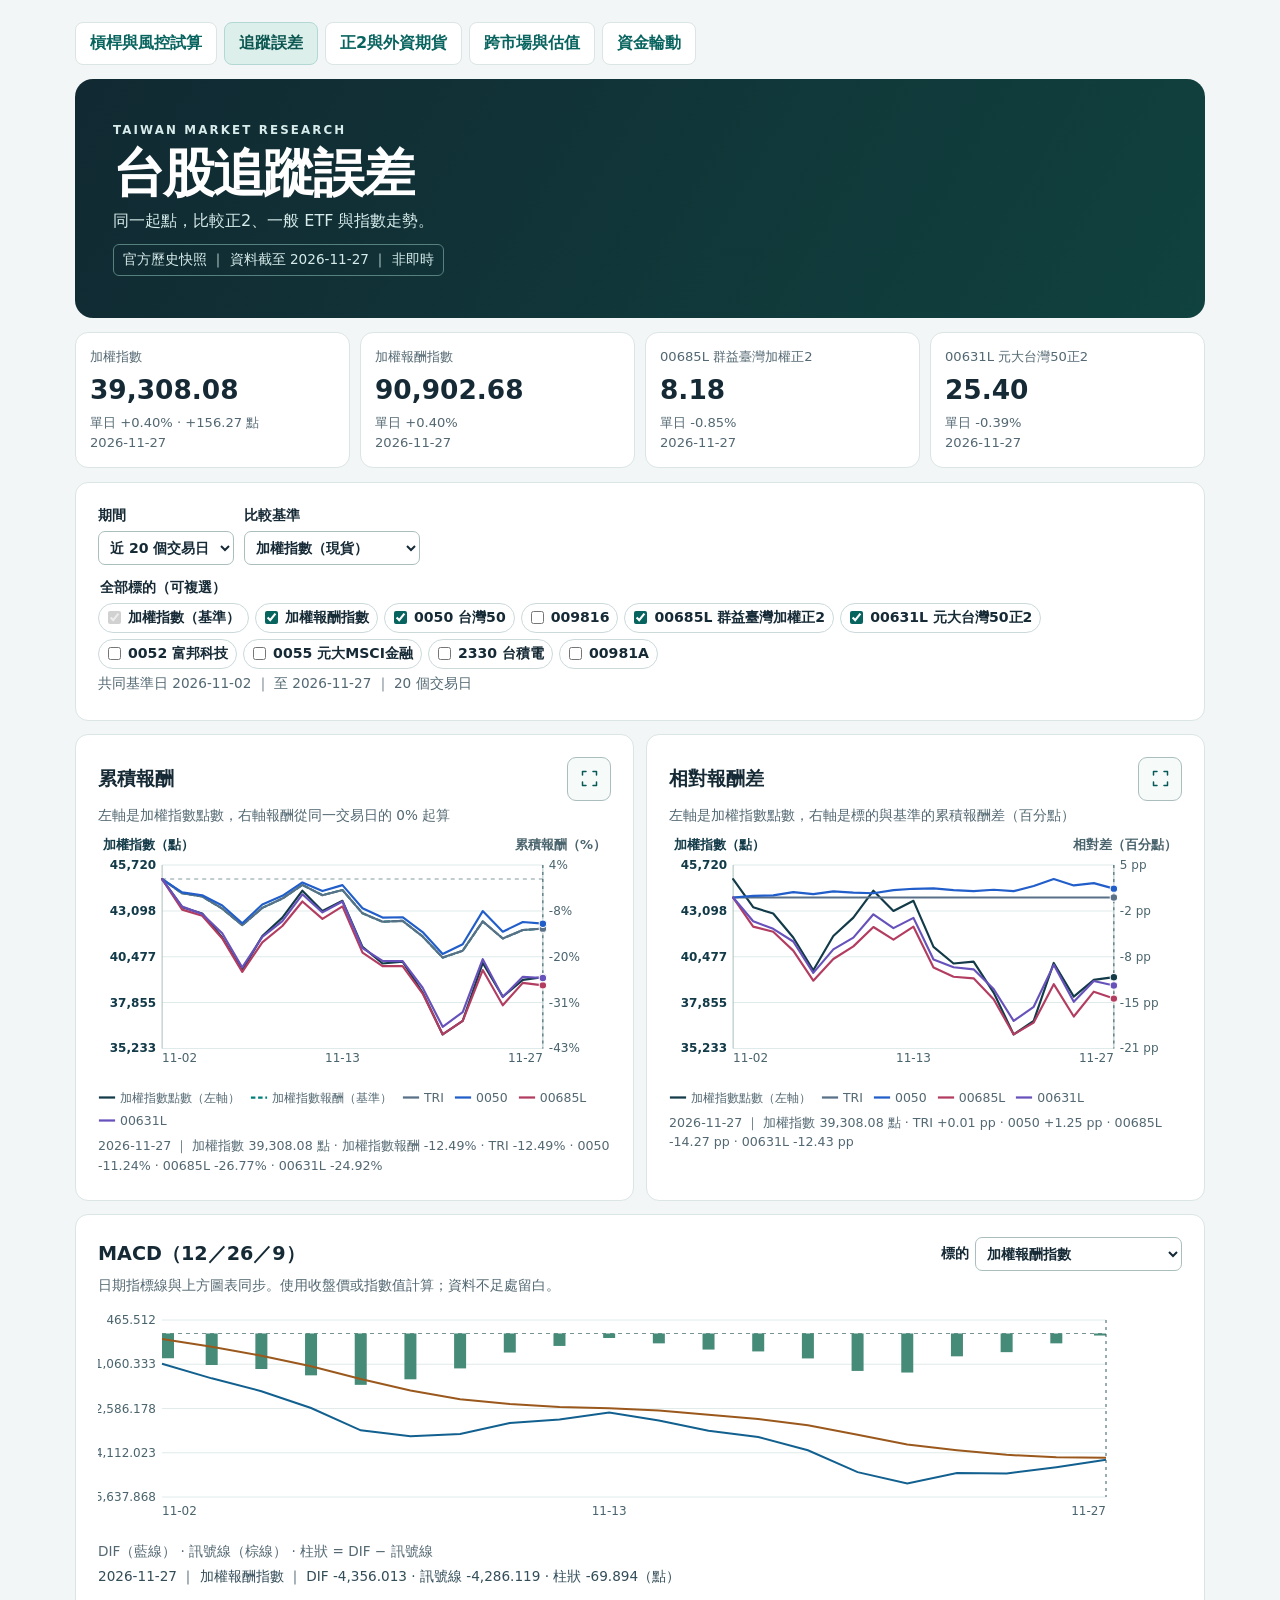
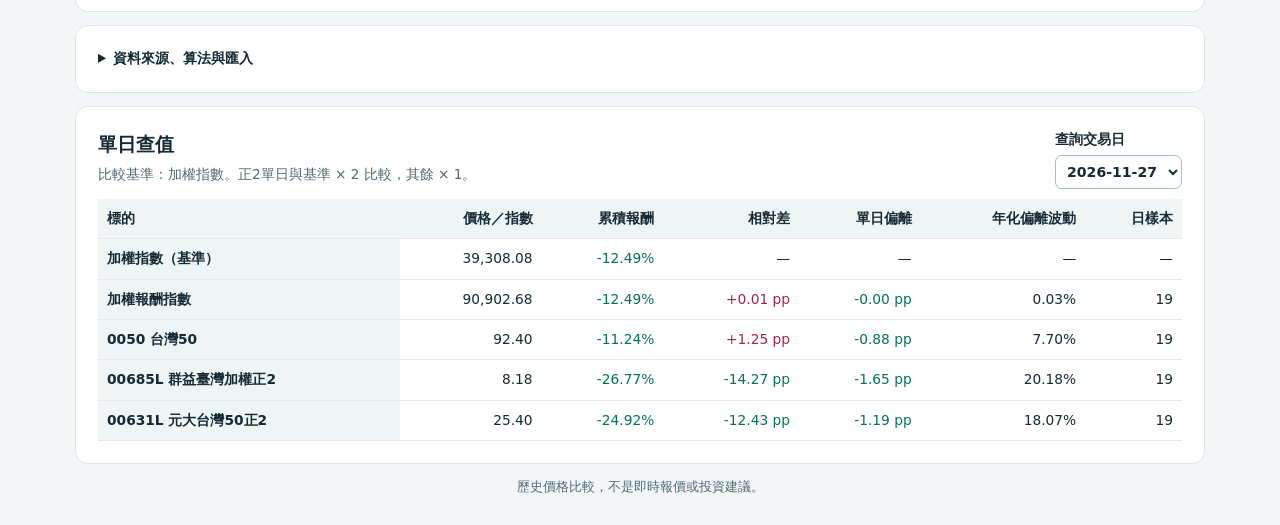
<file: tracking/index.html>
<!doctype html>
<html lang="zh-Hant-TW">
<head>
<meta charset="utf-8"><meta name="viewport" content="width=device-width,initial-scale=1">
<meta http-equiv="Content-Security-Policy" content="default-src 'self'; script-src 'self'; style-src 'self'; connect-src 'self' https://raw.githubusercontent.com/pc007ya/TAIEX-LeverageX2/main/tracking/market-snapshot.csv; img-src 'self' data:; object-src 'none'; base-uri 'none'; form-action 'none'">
<title>台股追蹤誤差｜台股槓桿工具</title>
<link rel="stylesheet" href="tracker.css?v=linked-day-1">
<script type="module" src="tracker.mjs?v=linked-day-1"></script>
</head>
<body>
<main>
<nav class="tool-tabs" aria-label="工具分頁"><a href="../">槓桿與風控試算</a><a href="./" aria-current="page">追蹤誤差</a><a href="../positioning/">正2與外資期貨</a><a href="../crossmarket/">跨市場與估值</a><a href="../rotation/">資金輪動</a></nav>
<header>
<p class="eyebrow">TAIWAN MARKET RESEARCH</p>
<h1>台股追蹤誤差</h1>
<p>同一起點，比較正2、一般 ETF 與指數走勢。</p>
<p id="source" class="date-badge" role="status" aria-live="polite">載入歷史行情快照…</p>
</header>
<section class="kpis" aria-label="最新行情" id="kpis"></section>
<section class="panel controls" aria-label="分析篩選">
<div class="selects">
<label>期間<select id="period"><option value="20">近 20 個交易日</option><option value="60">近 60 個交易日</option><option value="year">近一年</option><option value="five" hidden disabled>近五年</option><option value="all">完整期間</option></select></label>
<label>比較基準<select id="benchmark"><option value="TAIEX">加權指數（現貨）</option><option value="TRI">加權報酬指數（含息）</option><option value="0050">0050（價格）</option></select></label>
</div>
<fieldset><legend>全部標的（可複選）</legend><div id="symbols"></div></fieldset>
<p id="scope" class="subtle"></p>
<p id="dividend-note" class="subtle" hidden>0055 於 2026/11/20 <a href="https://www.twse.com.tw/zh/ETFortune/announcement?company=A00005&amp;date=20261118&amp;fund=0055&amp;seq=1&amp;type=distribution">除息 2.70 元</a>；圖表比較收盤價，不含配息。</p>
</section>
<section class="charts" aria-label="走勢比較">
<article class="panel"><div class="chart-heading"><h2>累積報酬</h2><button type="button" data-chart="returns" class="icon-button" aria-haspopup="dialog" aria-label="放大累積報酬" title="放大累積報酬"><svg viewBox="0 0 24 24" aria-hidden="true" focusable="false"><path d="M8 4H4v4m12-4h4v4M4 16v4h4m12-4v4h-4"/></svg></button></div><p class="subtle">左軸是加權指數點數，右軸報酬從同一交易日的 0% 起算</p><div id="returns"></div></article>
<article class="panel"><div class="chart-heading"><h2>相對報酬差</h2><button type="button" data-chart="gap" class="icon-button" aria-haspopup="dialog" aria-label="放大相對報酬差" title="放大相對報酬差"><svg viewBox="0 0 24 24" aria-hidden="true" focusable="false"><path d="M8 4H4v4m12-4h4v4M4 16v4h4m12-4v4h-4"/></svg></button></div><p class="subtle">左軸是加權指數點數，右軸是標的與基準的累積報酬差（百分點）</p><div id="gap"></div></article>
</section>
<section class="panel macd-panel" aria-labelledby="macd-title">
<div class="chart-heading"><h2 id="macd-title">MACD（12／26／9）</h2><label for="macd-symbol">標的 <select id="macd-symbol"></select></label></div>
<p class="subtle">日期指標線與上方圖表同步。使用收盤價或指數值計算；資料不足處留白。</p>
<div id="macd-plot"></div>
</section>
<details class="panel"><summary>資料來源、算法與匯入</summary>
<p>預設資料來自證交所的<a href="https://www.twse.com.tw/zh/trading/historical/stock-day.html">個股日成交資訊</a>、<a href="https://www.twse.com.tw/zh/indices/taiex/mi-5min-hist.html">加權指數</a>與<a href="https://www.twse.com.tw/zh/indices/taiex/mfi94u.html">加權報酬指數</a>。GitHub 每天台灣時間 18:00 排程檢查；以實際資料日期為準，不是即時行情。缺值不補，不跨缺值計算單日偏離。</p>
<p>ETF、股票使用價格報酬，未計入配息；分割前依換發比率換算（0050 ÷4、0052 ÷7、00631L ÷22、00685L ÷24），停牌、無成交和上市前留空。加權報酬指數包含股息。009816 在 2026/02/03 上市前沒有行情；若勾選較晚上市的標的，共同比較基準會從同日有行情的日期開始。</p>
<p>相對差對照基準 1 倍；單日偏離對正2採「標的單日價格報酬 − 基準單日變動 × 2」，其他標的採 1 倍。年化偏離波動為所選期間截至查詢日的單日偏離樣本標準差 × √252，至少需兩筆。這是價格對照，不等於基金以淨值與正式基準計算的追蹤誤差。</p>
<div class="import"><label>匯入行情 CSV（可直接使用原表下載的 CSV）<input id="csv" type="file" accept=".csv,text/csv"></label><button id="clear" type="button">回到預設快照</button><a href="market-snapshot.csv" download>下載欄位範例</a></div>
<p class="subtle">匯入資料僅在此頁記憶體內使用，不上傳。重新整理後恢復預設快照。匯入 00685L 時須使用相同分割口徑。</p>
<p id="import-status" role="status" aria-live="polite"></p>
</details>
<section class="panel" aria-labelledby="daily-title">
<div class="section-head"><div><h2 id="daily-title">單日查值</h2><p class="subtle" id="mode"></p></div><label>查詢交易日<select id="asof"></select></label></div>
<div class="table-wrap" tabindex="0" role="region" aria-label="報酬對照表"><table>
<thead><tr><th scope="col">標的</th><th scope="col">價格／指數</th><th scope="col">累積報酬</th><th scope="col">相對差</th><th scope="col">單日偏離</th><th scope="col">年化偏離波動</th><th scope="col">日樣本</th></tr></thead><tbody id="table"></tbody>
</table></div>
</section>
<footer>歷史價格比較，不是即時報價或投資建議。</footer>
<dialog id="chart-dialog" aria-labelledby="zoom-title">
<div class="zoom-shell">
<div class="chart-heading"><h2 id="zoom-title"></h2><button id="zoom-close" class="icon-button" type="button" aria-label="關閉放大圖表" title="關閉放大圖表"><svg viewBox="0 0 24 24" aria-hidden="true" focusable="false"><path d="M6 6l12 12M18 6L6 18"/></svg></button></div>
<div class="zoom-toolbar">
<div class="zoom-dates" role="group" aria-label="圖表日期區間">
<label for="zoom-start">起始日<input id="zoom-start" type="date" aria-describedby="zoom-range zoom-error"></label>
<span class="date-divider" aria-hidden="true">–</span>
<label for="zoom-end">結束日<input id="zoom-end" type="date" aria-describedby="zoom-range zoom-error"></label>
</div>
<div class="zoom-tools" role="group" aria-label="縮放圖表"><button id="zoom-in" class="icon-button" type="button" aria-label="放大區間" title="放大區間"><svg viewBox="0 0 24 24" aria-hidden="true" focusable="false"><path d="M21 21l-4.6-4.6M18 10a8 8 0 1 1-16 0 8 8 0 0 1 16 0zM10 7v6m-3-3h6"/></svg></button><button id="zoom-out" class="icon-button" type="button" aria-label="縮小區間" title="縮小區間"><svg viewBox="0 0 24 24" aria-hidden="true" focusable="false"><path d="M21 21l-4.6-4.6M18 10a8 8 0 1 1-16 0 8 8 0 0 1 16 0zM7 10h6"/></svg></button><button id="zoom-reset" class="icon-button" type="button" aria-label="顯示整段" title="顯示整段"><svg viewBox="0 0 24 24" aria-hidden="true" focusable="false"><path d="M8 4H4v4m12-4h4v4M4 16v4h4m12-4v4h-4M8 12h8"/></svg></button></div>
</div>
<p id="zoom-range" class="subtle"></p>
<p id="zoom-error" role="status" hidden></p>
<p id="zoom-base" class="subtle"></p>
<div id="zoom-plot"></div>
<section class="macd-panel zoom-macd" aria-labelledby="zoom-macd-title"><div class="chart-heading"><h3 id="zoom-macd-title">MACD（12／26／9）</h3><label for="zoom-macd-symbol">標的 <select id="zoom-macd-symbol"></select></label></div><div id="zoom-macd"></div></section>
<section id="zoom-daily" class="point-inspector" aria-label="指定交易日數值"></section>
</div>
</dialog>
</main>
</body>
</html>
</file>
<file: style.css>
:root {
    --primary-color: #e63946;
    --secondary-color: #457b9d;
    --background-color: #f1f5f9;
    --card-color: #ffffff;
    --text-color: #0f172a;
}
body {
    font-family: -apple-system, BlinkMacSystemFont, "Segoe UI", Roboto, sans-serif;
    background-color: var(--background-color);
    color: var(--text-color);
    line-height: 1.5;
    margin: 0;
    padding: 20px;
}
.container {
    max-width: 1200px;
    margin: 0 auto;
}
h1 {
    text-align: center;
    color: var(--text-color);
    margin-bottom: 25px;
    font-weight: 800;
}
.grid-main {
    display: grid;
    grid-template-columns: 380px 1fr;
    gap: 20px;
}
@media (max-width: 992px) {
    .grid-main {
        grid-template-columns: 1fr;
    }
}
.card {
    background: var(--card-color);
    border-radius: 12px;
    padding: 24px;
    box-shadow: 0 4px 12px rgba(15, 23, 42, 0.05);
    margin-bottom: 20px;
}
.form-group {
    margin-bottom: 16px;
}
label {
    display: block;
    font-weight: 600;
    margin-bottom: 6px;
    font-size: 0.9em;
    color: #475569;
}
input {
    width: 100%;
    padding: 10px 12px;
    border: 1px solid #cbd5e1;
    border-radius: 6px;
    box-sizing: border-box;
    font-size: 1em;
    color: var(--text-color);
}
input:focus {
    outline: none;
    border-color: var(--secondary-color);
    box-shadow: 0 0 0 3px rgba(69, 123, 157, 0.15);
}
.btn-reset {
    width: 100%;
    padding: 10px;
    background-color: #f1f5f9;
    color: #475569;
    border: 1px solid #cbd5e1;
    border-radius: 6px;
    font-weight: 600;
    cursor: pointer;
    transition: all 0.2s ease;
    margin-top: 5px;
}
.btn-reset:hover {
    background-color: #e2e8f0;
    color: #0f172a;
    border-color: #94a3b8;
}
.btn-reset:active {
    background-color: #cbd5e1;
}
.section-title {
    margin: 0 0 16px 0;
    font-size: 1.1em;
    font-weight: 700;
    border-left: 4px solid var(--secondary-color);
    padding-left: 8px;
}
.grid-results {
    display: grid;
    grid-template-columns: 1fr 1fr;
    gap: 20px;
}
@media (max-width: 576px) {
    .grid-results {
        grid-template-columns: 1fr;
    }
}
.result-item {
    display: flex;
    justify-content: space-between;
    padding: 8px 0;
    border-bottom: 1px solid #f1f5f9;
}
.result-val {
    font-weight: 700;
}
.highlight-lev {
    font-size: 1.3em;
    color: var(--primary-color);
}
.canvas-container {
    text-align: center;
    margin-top: 15px;
}
canvas {
    background: #fff;
    max-width: 100%;
    border: 1px solid #e2e8f0;
    border-radius: 8px;
}
/* Shared navigation, scoped away from the original risk controls. */
.tool-tabs { display:flex; flex-wrap:wrap; gap:7px; margin-bottom:14px; }
.tool-tabs a { color:#08645f; background:white; border:1px solid #dbe5e4; border-radius:8px; padding:8px 14px; text-decoration:none; font-weight:700; }
.tool-tabs a[aria-current=page] { background:#dcefeb; border-color:#b3d8d4; }
.tool-tabs a:focus-visible { outline:3px solid #196dc0; outline-offset:3px; }
</file>
<file: crossmarket/market.css>
:root{color-scheme:light;--cm-ink:#112740;--cm-muted:#53657c;--cm-line:#d8e5ef;--cm-page:#f0f5fa}*{box-sizing:border-box}body{margin:0;background:var(--cm-page);color:var(--cm-ink);font:15px/1.58 system-ui,-apple-system,BlinkMacSystemFont,"Segoe UI",sans-serif}a{color:#075b8a;text-underline-offset:3px}.cm-shell{max-width:1240px;margin:auto;padding:18px}.tool-tabs{display:flex;gap:8px;flex-wrap:wrap;margin-bottom:14px}.tool-tabs a{padding:8px 13px;background:white;border:1px solid var(--cm-line);border-radius:9px;text-decoration:none;font-weight:680;color:#234661;white-space:nowrap}.tool-tabs a[aria-current]{background:#153552;color:#fff;border-color:#153552}
.cm-hero{background:linear-gradient(126deg,#12293f,#133e56 72%,#167088);color:white;border-radius:22px;padding:26px clamp(20px,5vw,55px);margin-bottom:18px}.cm-hero h1{font-size:clamp(1.9rem,5vw,3.15rem);line-height:1.18;margin:6px 0 12px;letter-spacing:-.035em}.cm-hero p{color:#d9eafa;margin:0;max-width:60ch}.cm-kicker{font:700 .74rem/1.2 system-ui;letter-spacing:.11em;color:#2b6b8a}.cm-hero .cm-kicker{color:#a8e1f1}
.cm-panel{margin:16px 0;padding:clamp(13px,2.6vw,30px);border:1px solid var(--cm-line);background:#fff;border-radius:18px;min-width:0;box-shadow:0 5px 17px #142a4210}.cm-panel h2{margin:.2em 0 .35em;font-size:clamp(1.22rem,3.2vw,1.75rem)}.cm-panel p{color:var(--cm-muted);margin:.4em 0}.cm-sectionhead{display:flex;justify-content:space-between;align-items:center;gap:12px;margin-top:17px}.cm-sectionhead h3{font-size:1.02rem;margin:0}.cm-sectionhead p{font-size:.81rem}
.cm-controls{display:flex;align-items:end;flex-wrap:wrap;gap:10px;margin:10px 0 12px}.cm-controls label{display:grid;gap:3px;font-size:.8rem;font-weight:700;min-width:0}.cm-controls input,.cm-panel button,.cm-upload a,.cm-file{font:inherit;border-radius:8px;border:1px solid #b9cfde;background:white;padding:6px 10px;color:#1c415d;min-height:38px}.cm-panel button,.cm-upload a,.cm-file{cursor:pointer;font-weight:650}.cm-controls button[aria-pressed=true],.cm-panel .cm-primary{background:#164c66;border-color:#164c66;color:white}.cm-controls button:disabled{opacity:.6;cursor:wait}.cm-ranges{display:flex;gap:4px}.cm-upload{margin:13px 0;background:#ecf7fc;border:1px solid #c2dfec;border-radius:12px;padding:13px 15px;display:flex;align-items:center;justify-content:space-between;gap:14px;flex-wrap:wrap}.cm-upload-actions{display:flex;align-items:center;gap:7px;flex-wrap:wrap}.cm-upload a,.cm-file{display:inline-flex;align-items:center;text-decoration:none}.cm-file{position:relative;overflow:hidden}.cm-file:focus-within{outline:2px solid #086e9b;outline-offset:3px}.cm-file input{position:absolute;inset:0;opacity:0;width:100%;cursor:pointer}#cm-import-status:empty{display:none}
.cm-coverage{display:grid;grid-template-columns:repeat(auto-fit,minmax(126px,1fr));gap:7px;margin:12px 0}.cm-coverage>div{border:1px solid #dce7f1;background:#f9fbfd;border-radius:9px;padding:6px 9px;font-size:.77rem}.cm-coverage strong,.cm-coverage span{display:block}.cm-coverage span{color:#526578}.cm-panel .cm-zoom{min-width:42px;font-size:1.25rem;line-height:1}.cm-plot{border:1px solid #dfebf4;border-radius:12px;min-height:100px;margin-top:6px;padding:6px 6px 9px;background:#fcfdff}.cm-plot svg{display:block;width:100%;height:var(--cm-height,325px);outline-offset:-2px;touch-action:pan-y}.cm-chart-legend,.cm-datum{display:flex;gap:5px 12px;flex-wrap:wrap;margin:0 8px;font-size:.8rem}.cm-series-dot{height:8px;width:8px;border-radius:50%;display:inline-block;margin-right:5px}.cm-datum{border-top:1px solid #e5eef5;padding-top:6px;min-height:31px;margin-top:7px;color:#28516f;font-variant-numeric:tabular-nums}.cm-datum span,.cm-chart-legend span{white-space:nowrap}.cm-plot .cm-empty{padding:14px 8px;text-align:center}.cm-official{margin-top:13px}.cm-official summary{cursor:pointer;min-height:34px;color:#075b8a;font-weight:650}#cm-official-plots{display:grid;grid-template-columns:repeat(auto-fit,minmax(min(100%,350px),1fr));gap:8px}#cm-official-plots img{display:block;width:100%;aspect-ratio:1024/623;object-fit:contain;border-radius:10px;border:1px solid var(--cm-line)}
.cm-corr-scroll{overflow-x:auto;margin-top:12px;border-radius:12px;border:1px solid var(--cm-line)}#cm-correlation{width:100%;min-width:535px;border-spacing:0;font-size:.87rem;white-space:nowrap;text-align:center;font-variant-numeric:tabular-nums}#cm-correlation th{font-weight:700;padding:7px 8px;background:#eff6fb}#cm-correlation td{width:12%;padding:0;border:1px solid white}#cm-correlation button{width:100%;border:0;padding:6px 8px;min-height:42px;border-radius:2px;background:transparent}#cm-correlation small{display:block;font-size:.67rem;color:#354c63}#cm-correlation [scope=row]{position:sticky;left:0;text-align:left}#cm-corr-detail{min-height:26px;font-weight:650;color:#1b526e;margin:7px 0 0}.cm-note,.cm-foot{font-size:.78rem;color:var(--cm-muted)}.cm-foot{padding:4px 0 15px}.cm-dialog{width:min(95vw,1200px);max-height:92vh;border:1px solid var(--cm-line);border-radius:17px;background:#fff;padding:12px;color:var(--cm-ink)}.cm-dialog::backdrop{background:#0c243ac2}.cm-dialog-close{float:right;padding:6px 12px;border-radius:8px;background:#eff6fb;border:1px solid var(--cm-line);cursor:pointer}.cm-dialog .cm-plot{clear:both}
@media(max-width:570px){.cm-shell{padding:8px}.cm-hero{padding:18px;border-radius:16px}.cm-panel{border-radius:14px}.tool-tabs{gap:4px}.tool-tabs a{font-size:.78rem;padding:6px 7px}.cm-controls{gap:6px}.cm-controls input{padding-inline:4px;max-width:100%}.cm-plot{padding-inline:2px}.cm-chart-legend,.cm-datum{font-size:.72rem}.cm-upload-actions>*{font-size:.82rem}}
</file>
<file: crossmarket/valuation.css>
#valuation{margin-top:2rem;--val-blue:#6bc4ff;--val-muted:#aabbd0;--val-grid:#4a6078;--val-panel:rgba(100,147,202,.08)}
#valuation *{box-sizing:border-box}
#valuation p{line-height:1.55}
#valuation .val-note{font-size:.86rem;color:var(--val-muted)}
#valuation a{color:var(--val-blue);overflow-wrap:anywhere}
#valuation .val-controls{display:flex;gap:.65rem;align-items:end;flex-wrap:wrap;margin:.8rem 0}
#valuation label{display:grid;gap:.3rem;font-size:.87rem}
#valuation select,#valuation input,#valuation button{max-width:100%;min-height:2.5rem;border:1px solid var(--val-grid);border-radius:.45rem;background:#142335;color:#eef6ff;font:inherit;padding:.38rem .55rem}
#valuation .val-charts{display:grid;grid-template-columns:repeat(2,minmax(0,1fr));gap:.85rem}
#valuation article,#valuation details{min-width:0;background:var(--val-panel);border:1px solid var(--val-grid);border-radius:.65rem;padding:.78rem;margin:.65rem 0}
#valuation h3{margin:0 0 .5rem}
#valuation .val-plot{width:100%;height:250px}
#valuation svg{width:100%;height:100%;display:block}
#valuation .val-no{height:100%;display:grid;place-content:center;text-align:center;background:rgba(9,17,29,.4);padding:1rem;color:var(--val-muted);border-radius:.5rem}
#valuation .val-current{font-size:.83rem;min-height:2.8em;margin:.15em 0;color:var(--val-blue);font-variant-numeric:tabular-nums}
#valuation .val-table{overflow:auto}
#valuation table{width:100%;border-collapse:collapse;font-size:.88rem}
#valuation th,#valuation td{text-align:left;padding:.5rem .65rem;border-bottom:1px solid var(--val-grid);white-space:nowrap}
#valuation summary,#valuation button{cursor:pointer}
#valuation input[type=file]{width:min(100%,23rem)}
@media(max-width:740px){#valuation .val-charts{grid-template-columns:1fr}}
</file>
<file: tracking/tracker.css>
:root{font-family:system-ui,-apple-system,"PingFang TC","Noto Sans CJK TC",sans-serif;color:#162a36;background:#f2f6f6;color-scheme:light;--ink:#162a36;--muted:#536872;--line:#dbe5e4;--teal:#08645f}
*{box-sizing:border-box}
body{margin:0;line-height:1.55}
main{max-width:1220px;margin:auto;padding:22px clamp(14px,4vw,45px) 28px}
.tool-tabs{display:flex;gap:7px;flex-wrap:wrap;margin:0 0 14px}
.tool-tabs a{text-decoration:none;border-radius:8px;padding:8px 14px;font-weight:700;color:var(--teal);border:1px solid var(--line);background:#fff}
.tool-tabs a[aria-current=page]{background:#dcefeb;color:#0b5650;border-color:#b3d8d4}
a{color:#075957}
:focus-visible{outline:3px solid #196dc0;outline-offset:3px}
header{background:#102c33;color:#fff;border-radius:18px;padding:clamp(20px,5vw,38px);margin-bottom:14px;background-image:linear-gradient(120deg,#112932,#10423f)}
header p{margin:.35em 0}
header p{color:#d6ebea}
.eyebrow{font-size:.74rem;letter-spacing:.18em;font-weight:800}
h1{font-size:clamp(2rem,5.2vw,3.25rem);margin:0;line-height:1.16;letter-spacing:-.04em}
h2{font-size:1.2rem;margin:0;color:var(--ink)}
.date-badge{display:inline-block;border:1px solid #57817f;border-radius:6px;padding:4px 9px;font-size:.85rem}
.kpis{display:grid;grid-template-columns:repeat(4,minmax(0,1fr));gap:10px;margin-bottom:14px}
.kpi,.panel{background:#fff;border:1px solid var(--line);border-radius:13px}
.kpi{padding:14px;min-height:104px}
.kpi span,.kpi small{display:block;color:var(--muted);font-size:.82rem}
.kpi strong{font-size:clamp(1.04rem,2.4vw,1.65rem);font-variant-numeric:tabular-nums;display:block;margin:.08em 0}
.panel{padding:clamp(14px,2vw,22px);margin:0 0 13px}
.charts{display:grid;grid-template-columns:1fr 1fr;gap:12px}
.charts article{min-width:0}
.subtle{margin:.3em 0;color:var(--muted);font-size:.85rem}
.selects,.section-head,.import{display:flex;align-items:end;gap:10px;flex-wrap:wrap}
.section-head{justify-content:space-between}
label,legend,summary{font-weight:700;font-size:.88rem}
select,input[type=file],button{display:block;margin-top:4px;max-width:100%;font:inherit;color:inherit;border:1px solid #aabfbd;border-radius:7px;background:#fff;padding:7px}
button,select,summary{cursor:pointer}
fieldset{border:0;padding:0;margin:12px 0 4px}
#symbols{display:flex;gap:6px;flex-wrap:wrap;padding-top:4px}
#symbols label{border:1px solid #ccd9db;border-radius:999px;padding:3px 8px 3px 5px;display:flex;align-items:center;gap:4px}
#symbols input{accent-color:var(--teal)}
svg{display:block;width:100%;height:auto;margin-top:6px;overflow:hidden;touch-action:pan-y}
svg .axis{font-size:12px;fill:#4a646d}
.chart-readout{color:var(--muted);font-size:.79rem;min-height:2.3em;margin:.2em 0}
.table-wrap{overflow-x:auto;margin-top:10px}
table{width:100%;min-width:675px;font-size:.86rem;border-collapse:collapse}
th,td{text-align:right;padding:9px;border-bottom:1px solid #e2e9ea;font-variant-numeric:tabular-nums}
th{background:#eef5f4}
th:first-child,td:first-child{text-align:left}
.plus{color:#a12645}.minus{color:#067158}
footer{color:var(--muted);font-size:.8rem;text-align:center}
@media(max-width:770px){.charts{grid-template-columns:1fr}.kpis{grid-template-columns:repeat(2,minmax(0,1fr))}}
@media(max-width:390px){.selects label{width:100%}.selects select{width:100%}}

.plot-key{display:flex;gap:4px 10px;flex-wrap:wrap;list-style:none;padding:0;margin:3px 0 6px;font-size:.78rem;color:var(--muted)}
.plot-key li{display:flex;align-items:center;gap:4px}
.plot-key svg{width:18px;height:9px;margin:0;touch-action:auto}

svg .axis-index{fill:#123a48;font-weight:700}
svg .axis-caption{font-weight:800;font-size:13px}
@media(max-width:560px){.stacked-plot .axis{font-size:10px}.stacked-plot .axis-caption{font-size:11px}}

.chart-heading{display:flex;justify-content:space-between;align-items:center;gap:8px}
.chart-heading button,.zoom-tools button,.zoom-dates button,.zoom-dates select{margin:0;min-height:44px;padding:7px 10px}
.chart-heading button{flex:none;color:#075957}
button:disabled{opacity:.5;cursor:default}
body:has(#chart-dialog[open]){overflow:hidden}
#chart-dialog{padding:0;border:1px solid var(--line);border-radius:16px;color:var(--ink);background:white;width:calc(100% - 24px);max-width:none;max-height:94dvh}
#chart-dialog::backdrop{background:#102c33ba}
.zoom-shell{padding:12px clamp(12px,1.4vw,22px) 18px}
.zoom-toolbar,.zoom-tools,.zoom-dates{display:flex;gap:6px;flex-wrap:wrap;align-items:center}
.zoom-toolbar{justify-content:space-between;margin:8px 0 4px}
.zoom-dates input{min-width:0;max-width:100%;box-sizing:border-box;margin-top:0;min-height:44px;padding:5px 8px;border:1px solid #aabfbd;border-radius:7px;background:white;color:inherit;font:inherit;font-weight:400;font-size:16px}
.zoom-dates label{font-weight:700;display:flex;align-items:center;gap:5px;min-width:0}
.date-divider{color:var(--muted);padding:0 3px}
#zoom-error{margin:.3em 0;color:#9a2542;font-size:.85rem}
.zoom-tools button,.zoom-dates button{font-size:.85rem}
#zoom-plot>svg{width:100%;height:auto;margin:0}
#zoom-plot svg .axis{font-size:12px}
#zoom-plot svg .axis-caption{font-size:13px}
.point-inspector{margin-top:12px;border:1px solid var(--line);border-radius:10px;background:#f1f7f6;padding:8px 10px}
.point-inspector h3{margin:0 0 4px;font-size:.9rem}
.point-inspector dl{display:grid;grid-template-columns:repeat(auto-fit,minmax(125px,1fr));gap:5px;margin:0}
.point-inspector dl>div{border-radius:6px;padding:5px 8px;background:white;overflow-wrap:anywhere}
.point-inspector dt,.point-inspector small{font-size:.75rem;color:var(--muted)}
.point-inspector dd{margin:0;font-weight:700;font-size:.9rem;font-variant-numeric:tabular-nums}
@media(max-width:560px){
  #chart-dialog{margin:0;width:100%;height:100dvh;max-height:100dvh;border:0;border-radius:0}
  .zoom-shell{padding:max(12px,env(safe-area-inset-top)) 12px max(16px,env(safe-area-inset-bottom))}
  .zoom-dates{display:grid;grid-template-columns:minmax(0,1fr) auto minmax(0,1fr);width:100%;align-items:end}
  .zoom-dates label{display:grid;gap:2px}
  .zoom-dates input{width:100%;font-size:16px}
  .date-divider{padding-bottom:11px}
  .zoom-toolbar{gap:9px}
  #zoom-plot svg .axis{font-size:10px}
  #zoom-plot svg .axis-caption{font-size:11px}
}

.icon-button{display:inline-grid;place-items:center;width:44px;height:44px;flex:0 0 44px;padding:8px!important;color:#08645f;background:#f6faf9;border:1px solid #aabfbd;border-radius:9px}
.icon-button:not(:disabled):hover{border-color:#0e716c;background:#dbefeb}
.icon-button svg{width:21px;height:21px;margin:0;fill:none;stroke:currentColor;stroke-width:1.7;stroke-linecap:round;stroke-linejoin:round;pointer-events:none}
#zoom-plot,#returns,#gap{position:relative}
.chart-tooltip{position:absolute;z-index:2;pointer-events:none;min-width:min(166px,92%);max-width:min(230px,94%);padding:7px 9px;border-radius:8px;background:rgb(19 46 55 / 50%);color:#fff;text-shadow:0 1px 2px #10232a,0 0 3px #10232a;box-shadow:0 4px 12px #122b3a30;font-size:.76rem;line-height:1.35}
.chart-tooltip[hidden]{display:none}
.chart-tooltip-day{display:block;margin-bottom:3px}
.chart-tooltip ul{list-style:none;margin:0;padding:0}
.chart-tooltip li{display:grid;grid-template-columns:8px minmax(0,1fr) auto;gap:5px;align-items:center;margin:2px 0}
.chart-tooltip li svg{width:8px;height:8px;margin:0}
.chart-tooltip li span{white-space:nowrap;overflow:hidden;text-overflow:ellipsis}
.chart-tooltip li strong{font-variant-numeric:tabular-nums;white-space:nowrap;text-align:right}
.chart-tooltip-index{border-top:1px solid #719399;margin-top:4px;padding-top:4px;color:#d8e9e9}

.macd-panel .chart-heading label{display:flex;gap:6px;align-items:center;white-space:nowrap}
.macd-panel select{margin:0;max-width:min(54vw,245px)}
.zoom-macd{margin-top:16px;padding-top:10px;border-top:1px solid var(--line)}
.zoom-macd h3{margin:0;font-size:1rem}
#macd-plot>svg,#zoom-macd>svg{width:100%;height:auto}
#macd-plot svg .axis,#zoom-macd svg .axis{font-size:12px}
.macd-readout{margin:2px 0;color:#334d59;font-size:.85rem;font-variant-numeric:tabular-nums}
@media(max-width:560px){#macd-plot svg .axis,#zoom-macd svg .axis{font-size:10px}}
</file>
<file: positioning/positioning.css>
.positions-kpis{grid-template-columns:repeat(3,minmax(0,1fr))}
.positions-kpis .kpi span{font-weight:700}
.position-readout{min-height:1.7em;margin:.35em 0 0;font-size:.83rem;color:#243f4a;font-variant-numeric:tabular-nums}
.legend{display:flex;gap:14px;flex-wrap:wrap;margin:.45rem 0 .1rem;font-size:.83rem}
.legend span::before{content:'';display:inline-block;width:17px;height:3px;margin-right:5px;vertical-align:middle;background:currentColor}
.k631{color:#086960}.k685{color:#9c4f13}.ktotal{color:#37539e}
#day{font-size:.86rem;color:var(--muted);margin-left:.5em;font-weight:500}
.plot{width:100%;min-height:155px;touch-action:pan-y}
.plot .axis{font-size:11px}
#lookup,#basis{font-size:16px}
.mobile-table-tip{display:none}
@media(max-width:690px){.mobile-table-tip{display:block}}
@media(max-width:650px){
 header h1{font-size:clamp(1.32rem,6.5vw,2rem)}
 .positions-kpis{grid-template-columns:repeat(2,minmax(0,1fr))}
 .positions-kpis .kpi:first-child{grid-column:1/-1;min-height:initial}
 .positions-kpis .kpi{padding:10px}
}

.rel-stats{display:grid;grid-template-columns:repeat(3,minmax(0,1fr));gap:8px;margin:12px 0}
.rel-stats>div{background:#f1f7f6;border:1px solid #dce9e7;border-radius:8px;padding:8px}
.rel-stats span,.rel-stats strong{display:block}.rel-stats span{font-size:.78rem;color:#385661}.rel-stats strong{font-size:1.16rem;font-variant-numeric:tabular-nums}
#rel-lags{max-width:680px}#rel-table{font-variant-numeric:tabular-nums}#relationship-title{font-size:1.1rem}
#rel-fund{font-size:16px}.panel h3{margin:.75em 0 .3em;font-size:1rem}
@media(max-width:440px){.rel-stats>div{padding:6px}}

.research-actions{display:flex;flex-wrap:wrap;gap:7px;margin:8px 0 2px}.research-actions button:nth-child(-n+2){background:#dcefeb;color:#0b5650;border-color:#b3d8d4;font-weight:700}

.ktx{color:#a54a69}
.common-toggle{display:inline-flex;align-items:center;gap:6px;margin:.2em 0;color:#294b59}
.common-toggle input{accent-color:var(--teal);width:16px;height:16px}
.compare-inspector{display:grid;grid-template-columns:repeat(3,minmax(0,1fr));gap:5px 9px;background:#f3f8f7;padding:9px 10px;border-radius:8px;font-size:.83rem;font-variant-numeric:tabular-nums}
.compare-inspector strong{grid-column:1/-1}
@media(max-width:520px){.compare-inspector{grid-template-columns:1fr}}

.panel .candle-heading{margin:12px 0 4px;color:#173846;font-size:1.04rem}
.candle-heading span,.candle-legend a{font-size:.77rem;font-weight:600;color:#48616a}
.candle-legend{margin-bottom:1px}.candle-up{color:#aa3146}.candle-down{color:#006b58}
.candle-readout{background:#f3f8f7;padding:8px 10px;border-radius:8px;display:grid;grid-template-columns:repeat(5,minmax(0,1fr));align-items:center;gap:4px 8px;font-size:.83rem;font-variant-numeric:tabular-nums}
.candle-readout small,.candle-readout b{display:block}.candle-readout small{color:#48616a}.candle-readout span{grid-column:2/-1}
@media(max-width:520px){.candle-readout{grid-template-columns:repeat(4,minmax(0,1fr));gap:4px}.candle-readout strong,.candle-readout span{grid-column:1/-1}}

.research-actions button{min-height:40px}
</file>
<file: rotation/rotation.css>
:root{font-family:system-ui,-apple-system,BlinkMacSystemFont,"Noto Sans TC",sans-serif;color:#172e37;background:#edf5f5;font-size:16px;--dark:#12333e;--muted:#4c6470;--line:#d6e3e5;--accent:#14635c}*{box-sizing:border-box}body{margin:0}main{max-width:1220px;margin:auto;padding:18px 22px 40px}nav,.bar,.chips,.heading{display:flex;align-items:center;gap:8px;flex-wrap:wrap}nav{margin-bottom:14px}nav a,.chips span{padding:7px 10px;border:1px solid #cae1e3;border-radius:8px;text-decoration:none;color:#174d4c;background:#f9ffff;font-size:13px;font-weight:650}nav a[aria-current]{color:white;background:#145851;border-color:#145851}header{background:linear-gradient(128deg,#123641,#1b5960,#1e6461);padding:clamp(18px,4vw,38px);border-radius:16px;color:white}header p{margin:8px 0 18px;color:#e0f0f0}.eyebrow{font-size:13px;color:#a2efe0;font-weight:800;letter-spacing:.12em}h1{font-size:clamp(30px,6vw,50px);margin:4px 0;line-height:1.16}h2{font-size:21px;margin:0 0 10px}p{margin:8px 0;color:var(--muted);line-height:1.55}.card{min-width:0;margin-top:13px;padding:17px;background:white;border:1px solid var(--line);border-radius:13px}.controls{display:flex;align-items:end;flex-wrap:wrap;gap:9px;margin-bottom:8px}.controls>label{flex:1 1 125px;min-width:0}.controls label:last-of-type{flex-basis:180px}label{display:flex;gap:4px;flex-direction:column;color:#36606a;font-size:13px;font-weight:700}.check{display:flex;flex-direction:row;align-items:center;font-weight:600}.check input{width:20px;height:20px}button,input,select{font:inherit;max-width:100%;padding:7px 9px;border:1px solid #a9c3c7;border-radius:7px;background:#fff;color:var(--dark);min-height:37px}input[type=checkbox]{min-height:0}button{cursor:pointer;white-space:nowrap;font-size:13px;font-weight:680}button.primary,button.active{background:var(--accent);color:white;border-color:var(--accent)}button:disabled{opacity:.48;cursor:wait}button:focus-visible,a:focus-visible,summary:focus-visible,[tabindex]:focus-visible{outline:2px solid #008d83;outline-offset:2px}.bar{margin:8px 0}details{margin-top:10px;padding:8px;background:#f3f8f9;border-radius:7px}summary{cursor:pointer;color:#124e4a;font-weight:700}details .controls{margin-top:8px}details p,#status{font-size:13px}#status{margin-bottom:0;min-height:1.5em}.heading{justify-content:space-between;align-items:center;margin-bottom:6px}.heading h2{margin:0}.heading p{font-size:13px;margin:4px 0}#chartwrap{width:100%;border-radius:9px;overflow:hidden;background:#fcfefe}#chart{display:block;width:100%;height:auto;touch-action:pan-y}.plot-dot{cursor:pointer}.plot-dot:focus{outline:none}.plot-dot:focus .marker,.plot-dot:hover .marker{stroke:#173841;stroke-width:2.8px}.chart-label{pointer-events:none;paint-order:stroke;stroke:#fcfefe;stroke-width:3px;stroke-linejoin:round}#chart-empty,#readout{padding:9px 11px;border-radius:7px;background:#eef7f7;font-size:14px;color:#284956}#readout{min-height:38px;margin-bottom:9px}.quad{display:grid;grid-template-columns:repeat(4,minmax(0,1fr));gap:7px;margin-top:10px}.quad div{font-size:13px;border-radius:7px;padding:8px;color:#2b4854}.quad strong,.quad span{display:block}.quad span{margin-top:3px}.overflow{overflow:auto;width:100%;max-height:480px;position:relative}table{border-collapse:collapse;width:100%;min-width:510px;font-size:14px;font-variant-numeric:tabular-nums}th,td{padding:7px;border-bottom:1px solid #e0e9ea;text-align:left}th{position:sticky;top:0;background:#eff7f7;z-index:1}th button,td button{border:0;padding:3px;background:transparent;min-height:28px}th:first-child{min-width:155px}tr[data-available=false]{color:#637984}td[data-sign=up]{color:#12634d;font-weight:700}td[data-sign=down]{color:#aa402f;font-weight:700}.method{padding-left:20px;color:#3f6069;font-size:14px;line-height:1.6}.method li{margin:7px 0}.method a{color:#145f59}[hidden]{display:none!important}@media(max-width:720px){main{padding:10px 9px 28px}.card{padding:11px}.controls>label{flex-basis:44%}.quad{grid-template-columns:repeat(2,minmax(0,1fr))}.chips span{font-size:11px}.heading label:not(.check){flex:1 1 100%}button,input,select{min-height:40px}}

.symbol-controls{margin:11px 0 6px}.symbol-controls>label{flex:1 1 147px}.symbol-actions{align-items:center}.symbol-actions span,.back-chart,#range-caption{font-size:13px;color:var(--muted)}.back-chart{display:inline-block;color:#12635c;font-weight:700;padding:6px 0}.plot-check-head,.plot-check{min-width:49px;width:49px;text-align:center}.plot-check input{width:17px;height:17px;accent-color:var(--accent);margin:0;vertical-align:middle;cursor:pointer}.plot-check input:focus-visible{outline:2px solid #008d83;outline-offset:2px}tr[data-available=false] .plot-check{color:var(--dark)}.symbol-actions button:disabled{cursor:default}#range-caption{margin:2px 0 0}@media(max-width:560px){.symbol-controls label:last-of-type{flex-basis:100%}.plot-check input{width:20px;height:20px}}
th.plot-check-head:first-child{min-width:49px}th:nth-child(2){min-width:155px}
.trajectory{margin:6px 0 10px;padding:8px 10px;border:1px solid var(--line);border-radius:8px;background:#f7fbfb}.trail-bar{display:flex;align-items:end;gap:7px;flex-wrap:wrap;margin-top:7px}.trail-bar label{min-width:0;flex:0 1 auto}.trail-bar button:first-child{background:var(--accent);color:white;border-color:var(--accent)}.timeline-label{margin-top:5px}.timeline-label input{width:100%;padding:0;min-height:25px;accent-color:var(--accent)}.trail-caption{font-size:13px;color:var(--muted);font-variant-numeric:tabular-nums}.trail-paths{pointer-events:none}
</file>
